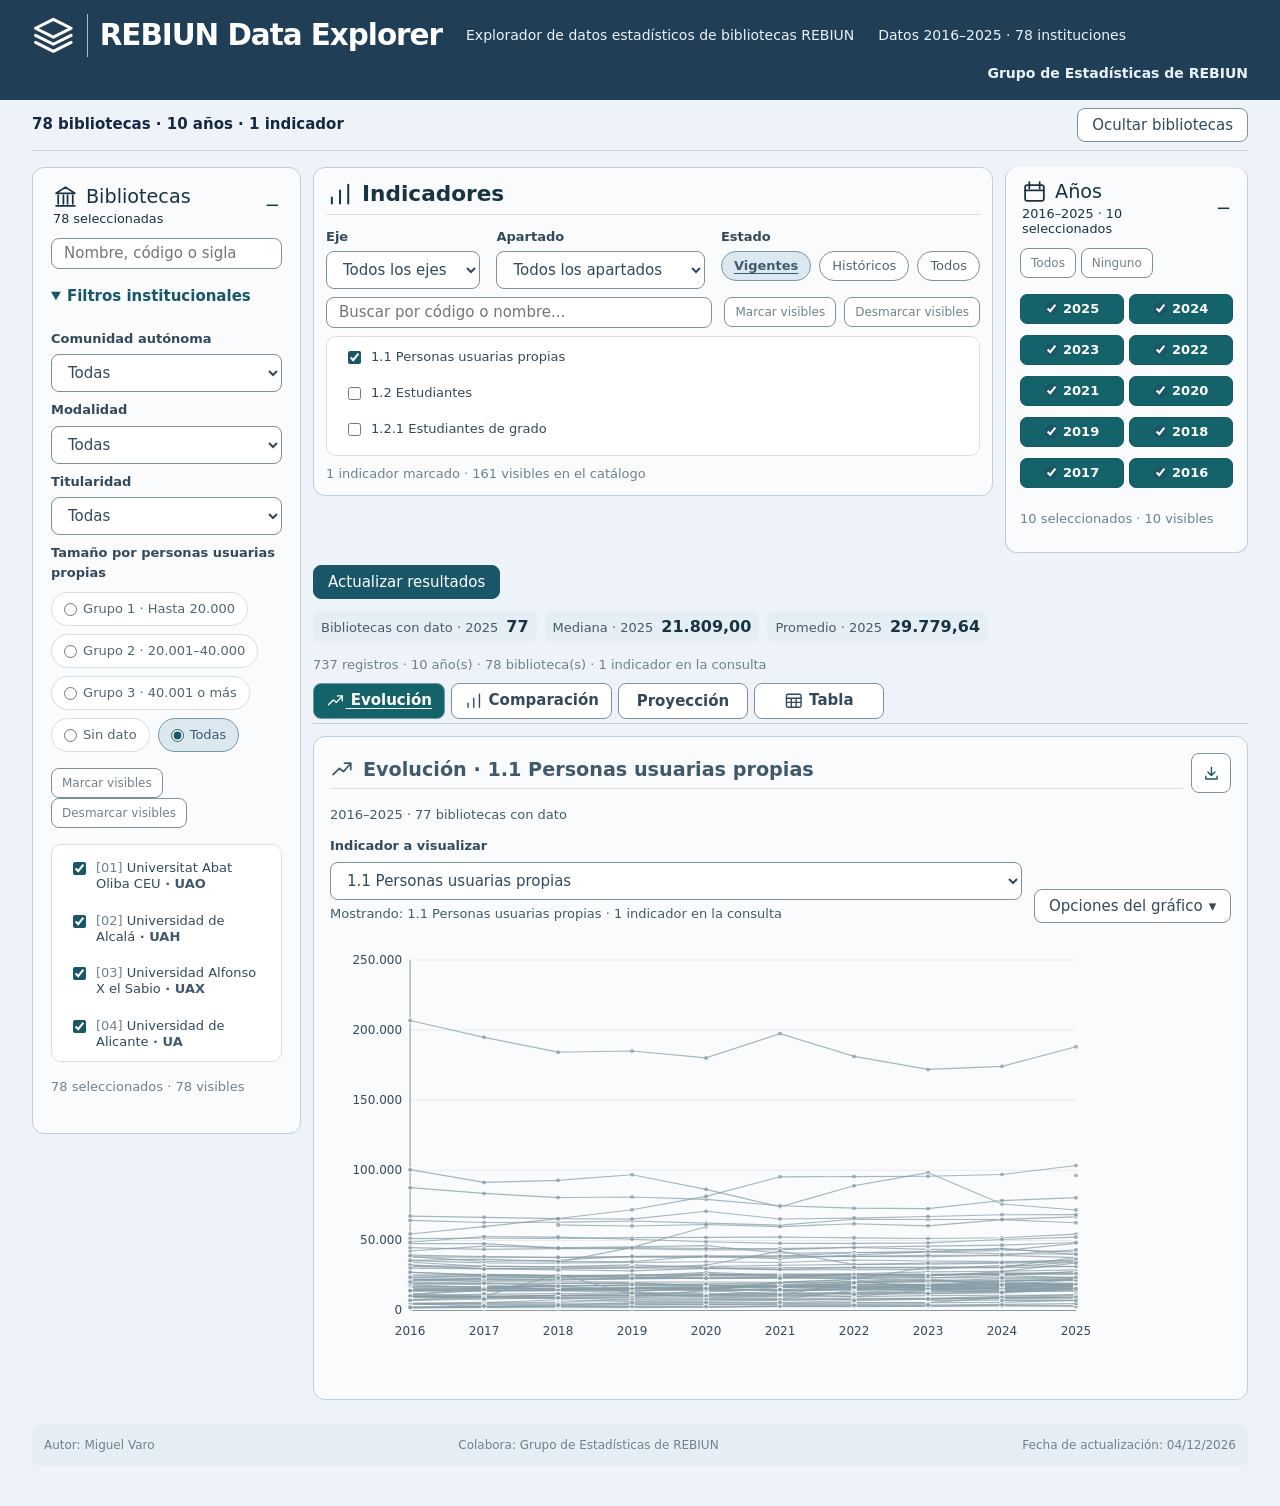
<file: index.html>
<!DOCTYPE html>
<html lang="es">

<head>
    <meta charset="UTF-8">
    <meta name="viewport" content="width=device-width, initial-scale=1.0">
    <title>REBIUN Data Explorer | Estadísticas REBIUN</title>
    <link rel="stylesheet" href="css/estilos.css?v=tabla-compacta">
</head>

<body class="prueba-rediseno">

<main>

    <header class="cabecera-aplicacion">
        <h1><svg class="icono-interfaz" viewBox="0 0 24 24" fill="none" stroke="currentColor" stroke-width="1.7" stroke-linecap="round" stroke-linejoin="round" aria-hidden="true"><path d="m2 8 10-5 10 5-10 5zM2 12l10 5 10-5M2 16l10 5 10-5"/></svg><span>REBIUN Data Explorer</span></h1>
        <p class="subtitulo-aplicacion">
            Explorador de datos estadísticos de bibliotecas REBIUN
        </p>
        <p class="metadatos-aplicacion">Datos 2016–2025 · 78 instituciones</p>
        <p class="grupo-estadisticas">Grupo de Estadísticas de REBIUN</p>
    </header>
<div class="barra-seleccion">
    <p id="seleccion-actual" role="status">Cargando selección…</p>
    <button type="button" id="alternar-seleccion" aria-label="Ocultar panel de bibliotecas" aria-expanded="true" aria-controls="panel-seleccion">Ocultar bibliotecas</button>
</div>
<div class="espacio-trabajo">
<aside id="panel-seleccion" aria-labelledby="titulo-seleccion">
<h2 id="titulo-seleccion" class="solo-lectura">Selección institucional</h2>
<section class="grupo-seleccion">
    <h3><button class="acordeon" type="button" aria-expanded="true" aria-controls="filtros-bibliotecas">
        <span class="titulo-con-icono"><svg class="icono-interfaz" viewBox="0 0 24 24" fill="none" stroke="currentColor" stroke-width="1.7" stroke-linecap="round" stroke-linejoin="round" aria-hidden="true"><path d="m3 9 9-6 9 6H3zm2 2v8m5-8v8m4-8v8m5-8v8M3 21h18"/></svg>Bibliotecas</span><span class="detalle-seleccion" id="detalle-bibliotecas"></span>
    </button></h3>
    <div class="filtros" id="filtros-bibliotecas">
        <input
                    type="search"
                    id="buscar-biblioteca" aria-label="Buscar bibliotecas"
                    class="buscador"
                    placeholder="Nombre, código o sigla">
        <details class="filtros-institucionales" open>
            <summary>Filtros institucionales</summary>
        <div class="segmentadores">

                <div class="campo">

                    <label for="comunidad">
                        Comunidad autónoma
                    </label>

                    <select id="comunidad">
                        <option value="">Todas</option>
                    </select>

                </div>


                <div class="campo">

                    <label for="modalidad">
                        Modalidad
                    </label>

                    <select id="modalidad">
                        <option value="">Todas</option>
                    </select>

                </div>


                <div class="campo">

                    <label for="titularidad">
                        Titularidad
                    </label>

                    <select id="titularidad">
                        <option value="">Todas</option>
                    </select>

                </div>

            </div>


            <div class="fila-segmentador-tamano">
<fieldset class="segmentador-tamano">

                <legend>
                    Tamaño por personas usuarias propias
                </legend>

                <div
                    class="opciones-tamano"
                    id="segmentador-tamano"
                    role="radiogroup"
                    aria-label="Tamaño por personas usuarias propias">

                    <label class="opcion-tamano">
                        <input type="radio" name="tamanoUsuarios" value="grupo1">
                        <span>Grupo 1 · Hasta 20.000</span>
                    </label>

                    <label class="opcion-tamano">
                        <input type="radio" name="tamanoUsuarios" value="grupo2">
                        <span>Grupo 2 · 20.001–40.000</span>
                    </label>

                    <label class="opcion-tamano">
                        <input type="radio" name="tamanoUsuarios" value="grupo3">
                        <span>Grupo 3 · 40.001 o más</span>
                    </label>

                    <label class="opcion-tamano">
                        <input type="radio" name="tamanoUsuarios" value="sin-dato">
                        <span>Sin dato</span>
                    </label>

                    <label class="opcion-tamano">
                        <input type="radio" name="tamanoUsuarios" value="todas" checked>
                        <span>Todas</span>
                    </label>

                </div>

            </fieldset>
            </div>
        </details>

            <div class="bloque-lista">

                <div class="cabecera-lista cabecera-acciones">

                    <div>

                        <button
                            type="button"
                            class="mini"
                            id="marcar-bibliotecas">
                            Marcar visibles
                        </button>

                        <button
                            type="button"
                            class="mini"
                            id="desmarcar-bibliotecas">
                            Desmarcar visibles
                        </button>

                    </div>

                </div>





                <div
                    id="lista-bibliotecas"
                    class="lista-checks lista-bibliotecas">
                </div>


                <div
                    id="contador-bibliotecas"
                    class="contador">
                </div>

            </div></div>
</section>



</aside>
<div class="area-analisis">
    <section class="catalogo-indicadores" aria-labelledby="titulo-indicadores">
        <h2 id="titulo-indicadores" class="titulo-con-icono"><svg class="icono-interfaz" viewBox="0 0 24 24" fill="none" stroke="currentColor" stroke-width="1.7" stroke-linecap="round" stroke-linejoin="round" aria-hidden="true"><path d="M5 20v-5m7 5V9m7 11V4"/></svg>Indicadores</h2>
        <div class="segmentadores filtros-catalogo">

            <div class="campo">

                <label for="eje">
                    Eje
                </label>

                <select id="eje">

                    <option value="">
                        Todos los ejes
                    </option>

                </select>

            </div>


            <div class="campo">

                <label for="apartado">
                    Apartado
                </label>

                <select id="apartado">

                    <option value="">
                        Todos los apartados
                    </option>

                </select>

            </div>

            <div
                class="campo campo-estado-indicadores"
                id="filtro-estado-indicadores">

                <span class="etiqueta-control">
                    Estado
                </span>

                <div
                    class="botones-estado-indicadores"
                    role="group"
                    aria-label="Estado de los indicadores">

                    <button
                        type="button"
                        class="boton-estado-indicadores activo"
                        data-estado-indicadores="vigentes"
                        aria-pressed="true">
                        Vigentes
                    </button>

                    <button
                        type="button"
                        class="boton-estado-indicadores"
                        data-estado-indicadores="historicos"
                        aria-pressed="false">
                        Históricos
                    </button>

                    <button
                        type="button"
                        class="boton-estado-indicadores"
                        data-estado-indicadores="todos"
                        aria-pressed="false">
                        Todos
                    </button>

                </div>

            </div>


        </div>


        <div class="bloque-lista">

            <div class="herramientas-catalogo">
                <input
                type="search"
                id="buscar-indicador" aria-label="Buscar indicadores"
                class="buscador"
                placeholder="Buscar por código o nombre...">
                <div class="acciones-catalogo">
                    <button
                        type="button"
                        class="mini"
                        id="marcar-indicadores">
                        Marcar visibles
                    </button>

                    <button
                        type="button"
                        class="mini"
                        id="desmarcar-indicadores">
                        Desmarcar visibles
                    </button>

                </div>
            </div>

            <div
                id="lista-indicadores"
                class="lista-checks lista-indicadores">
            </div>


            <div
                id="contador-indicadores"
                class="contador">
            </div>

        </div>
    </section>
<section class="grupo-seleccion periodo-consulta">
    <h3><button class="acordeon" type="button" aria-expanded="true" aria-controls="filtros-anios">
        <span class="titulo-con-icono"><svg class="icono-interfaz" viewBox="0 0 24 24" fill="none" stroke="currentColor" stroke-width="1.7" stroke-linecap="round" stroke-linejoin="round" aria-hidden="true"><rect x="3" y="6" width="18" height="15" rx="2"/><path d="M7 3v6m10-6v6M3 11h18"/></svg>Años</span><span class="detalle-seleccion" id="detalle-anios"></span>
    </button></h3>
    <div class="filtros" id="filtros-anios"><div class="bloque-lista bloque-anios">

                <div class="cabecera-lista cabecera-acciones">

                    <div>

                        <button
                            type="button"
                            class="mini"
                            id="todos-anios">
                            Todos
                        </button>

                        <button
                            type="button"
                            class="mini"
                            id="ningun-anio">
                            Ninguno
                        </button>

                    </div>

                </div>


                <div
                    id="lista-anios"
                    class="lista-checks lista-anios">
                </div>


                <div
                    id="contador-anios"
                    class="contador">
                </div>

            </div></div>
</section>
        <button id="aplicar-seleccion" type="button" disabled>Actualizar resultados</button>
    <section class="seccion-resultados" aria-label="Resultados">

            <div class="metricas-grafico" id="metricas-evolucion" aria-label="Resumen del gráfico" hidden></div>
            <div class="metricas-grafico" id="metricas-comparacion" aria-label="Resumen del gráfico" hidden></div>
        <div id="resumen"></div>

        <div
            id="selector-vistas"
            class="selector-vistas"
            role="tablist"
            aria-label="Visualización del resultado"
            hidden>

            <button
                type="button"
                class="pestana-vista activa"
                role="tab"
                id="pestana-evolucion"
                data-vista="evolucion"
                aria-controls="evolucion"
                aria-selected="true">
                <svg class="icono-interfaz" viewBox="0 0 24 24" fill="none" stroke="currentColor" stroke-width="1.7" stroke-linecap="round" stroke-linejoin="round" aria-hidden="true"><path d="m3 17 6-6 4 3 7-8m-6 0h6v6"/></svg> Evolución
            </button>

            <button
                type="button"
                class="pestana-vista"
                role="tab"
                id="pestana-comparacion" tabindex="-1"
                data-vista="comparacion"
                aria-controls="comparacion"
                aria-selected="false">
                <svg class="icono-interfaz" viewBox="0 0 24 24" fill="none" stroke="currentColor" stroke-width="1.7" stroke-linecap="round" stroke-linejoin="round" aria-hidden="true"><path d="M5 20v-5m7 5V9m7 11V4"/></svg> Comparación
            </button>

            <button type="button" class="pestana-vista" role="tab"
                    id="pestana-proyeccion" tabindex="-1" data-vista="proyeccion"
                    aria-controls="proyeccion" aria-selected="false">Proyección</button>

            <button
                type="button"
                class="pestana-vista"
                role="tab"
                id="pestana-tabla" tabindex="-1"
                data-vista="tabla"
                aria-controls="panel-tabla"
                aria-selected="false">
                <svg class="icono-interfaz" viewBox="0 0 24 24" fill="none" stroke="currentColor" stroke-width="1.7" stroke-linecap="round" stroke-linejoin="round" aria-hidden="true"><rect x="3" y="4" width="18" height="16" rx="2"/><path d="M3 9h18M3 14h18M9 9v11m6-11v11"/></svg> Tabla
            </button>

        </div>

        <div id="panel-tabla" role="tabpanel" aria-labelledby="pestana-tabla">
<div class="organizacion">

            <div class="campo">

                <label for="filas">
                    Filas
                </label>

                <select id="filas">

                    <option value="Biblioteca">
                        Biblioteca
                    </option>

                    <option value="Anio">
                        Año
                    </option>

                    <option value="Codigo_Tecnico">
                        Indicador
                    </option>

                </select>

            </div>


            <div class="campo">

                <label for="columnas">
                    Columnas
                </label>

                <select id="columnas">

                    <option value="Anio">
                        Año
                    </option>

                    <option value="Biblioteca">
                        Biblioteca
                    </option>

                    <option value="Codigo_Tecnico">
                        Indicador
                    </option>

                </select>

            </div>


            <button
                id="generar"
                type="button">
                Actualizar resultados
            </button>


            <button
                id="descargar"
                type="button">
                Descargar CSV
            </button>

        </div>
<div id="tabla" tabindex="0" role="region" aria-label="Resultado tabular"></div>
</div>

        <div
            id="evolucion"
            class="vista-grafico"
            role="tabpanel"
            aria-labelledby="pestana-evolucion"
            hidden>
            <div class="cabecera-grafico">
                <h2 class="titulo-con-icono"><svg class="icono-interfaz" viewBox="0 0 24 24" fill="none" stroke="currentColor" stroke-width="1.7" stroke-linecap="round" stroke-linejoin="round" aria-hidden="true"><path d="m3 17 6-6 4 3 7-8m-6 0h6v6"/></svg><span id="titulo-grafico-evolucion">Evolución del indicador</span></h2>
                <div class="descarga-grafico">
                    <button type="button" class="boton-descarga-grafico icono-descarga-grafico"
                            data-menu-descarga="evolucion" aria-controls="opciones-descarga-evolucion"
                            aria-expanded="false" aria-label="Descargar gráfico" title="Descargar gráfico">
                        <svg class="icono-interfaz" viewBox="0 0 24 24" fill="none" stroke="currentColor" stroke-width="2" stroke-linecap="round" stroke-linejoin="round" aria-hidden="true"><path d="M12 3v12m-5-5 5 5 5-5M4 16v4h16v-4"/></svg>
                    </button>
                    <div class="menu-descarga-grafico" id="opciones-descarga-evolucion" role="group"
                         aria-label="Formato de descarga" data-menu="evolucion" hidden>
                        <label class="opcion-valores-exportacion"><input type="checkbox" id="valores-exportacion-evolucion" checked> Incluir valores</label>
                        <button type="button" data-descarga="png" data-vista-descarga="evolucion">PNG</button>
                        <button type="button" data-descarga="pdf" data-vista-descarga="evolucion">Imprimir / Guardar PDF</button>
                    </div>
                </div>
            </div>
            <p class="contexto-indicador" id="cobertura-evolucion"></p>

            <div class="controles-grafico">
                <div class="campo">
                    <label for="indicador-evolucion">
                        Indicador a visualizar
                    </label>
                    <select id="indicador-evolucion" aria-describedby="contexto-indicador-evolucion"></select>
                    <p class="contexto-indicador" id="contexto-indicador-evolucion"></p>
                </div>

                <button type="button" class="boton-opciones-grafico"
                        aria-expanded="false" aria-controls="ajustes-evolucion">Opciones del gráfico</button>
            </div>

            <div class="ajustes-grafico" id="ajustes-evolucion" hidden>
                <div class="campo campo-destacar-biblioteca">
                    <label for="destacar-biblioteca-evolucion">
                        Destacar biblioteca (opcional)
                    </label>
                    <select id="destacar-biblioteca-evolucion">
                        <option value="">Ninguna</option>
                    </select>
                </div>

                <div class="campo">
                    <label for="formato-evolucion">Vista</label>
                    <select id="formato-evolucion">
                        <option value="lineas">Líneas</option>
                        <option value="barras">Barras · Biblioteca frente al grupo</option>
                    </select>
                </div>

                <fieldset class="selector-modo-comparacion">
                    <legend>Modo de evolución</legend>
                    <div class="chips-anios" role="group" aria-label="Modo de evolución">
                        <button type="button" class="chip-anio activo" data-modo-evolucion="absoluto" aria-pressed="true">Valores absolutos</button>
                        <button type="button" class="chip-anio" data-modo-evolucion="por-usuario" aria-pressed="false">Por persona usuaria propia</button>
                        <span class="ayuda-normalizacion" tabindex="0" aria-label="Divide el valor entre las personas usuarias propias de la misma biblioteca y del mismo año." title="Divide el valor entre las personas usuarias propias de la misma biblioteca y del mismo año.">ⓘ</span>
                    </div>
                </fieldset>

                <label class="control-promedio">
                    <input type="checkbox" id="mostrar-promedio-evolucion">
                    Mostrar promedio
                </label>
            </div>

            <div
                id="grafico-evolucion"
                class="contenedor-grafico">
            </div>

        </div>

        <div
            id="comparacion"
            class="vista-grafico"
            role="tabpanel"
            aria-labelledby="pestana-comparacion"
            hidden>
            <div class="cabecera-grafico">
                <h2 class="titulo-con-icono"><svg class="icono-interfaz" viewBox="0 0 24 24" fill="none" stroke="currentColor" stroke-width="1.7" stroke-linecap="round" stroke-linejoin="round" aria-hidden="true"><path d="M5 20v-5m7 5V9m7 11V4"/></svg><span id="titulo-grafico-comparacion">Comparación del indicador</span></h2>
                <div class="descarga-grafico">
                    <button type="button" class="boton-descarga-grafico icono-descarga-grafico"
                            data-menu-descarga="comparacion" aria-controls="opciones-descarga-comparacion"
                            aria-expanded="false" aria-label="Descargar gráfico" title="Descargar gráfico">
                        <svg class="icono-interfaz" viewBox="0 0 24 24" fill="none" stroke="currentColor" stroke-width="2" stroke-linecap="round" stroke-linejoin="round" aria-hidden="true"><path d="M12 3v12m-5-5 5 5 5-5M4 16v4h16v-4"/></svg>
                    </button>
                    <div class="menu-descarga-grafico" id="opciones-descarga-comparacion" role="group"
                         aria-label="Formato de descarga" data-menu="comparacion" hidden>
                        <label class="opcion-valores-exportacion"><input type="checkbox" id="valores-exportacion-comparacion" checked> Incluir valores</label>
                        <button type="button" data-descarga="png" data-vista-descarga="comparacion">PNG</button>
                        <button type="button" data-descarga="pdf" data-vista-descarga="comparacion">Imprimir / Guardar PDF</button>
                    </div>
                </div>
            </div>

            <div class="controles-grafico">
                <div class="campo">
                    <label for="indicador-comparacion">
                        Indicador
                    </label>
                    <select id="indicador-comparacion" aria-describedby="contexto-indicador-comparacion"></select>
                    <p class="contexto-indicador" id="contexto-indicador-comparacion"></p>
                </div>

                <fieldset class="selector-anios-comparacion">
                    <legend>Año</legend>
                    <div
                        id="anios-comparacion"
                        class="chips-anios"
                        role="group"
                        aria-label="Año de comparación">
                    </div>
                </fieldset>

                <button type="button" class="boton-opciones-grafico"
                        aria-expanded="false" aria-controls="ajustes-comparacion">Opciones del gráfico</button>
            </div>

            <div class="ajustes-grafico" id="ajustes-comparacion" hidden>
                <div class="campo">
                    <label for="destacar-comparacion">Destacar biblioteca</label>
                    <select id="destacar-comparacion"></select>
                </div>
                <fieldset class="selector-modo-comparacion">
                    <legend>Modo de comparación</legend>
                    <div class="chips-anios" role="group" aria-label="Modo de comparación">
                        <button type="button" class="chip-anio activo" data-modo-comparacion="absoluto" aria-pressed="true">Valores absolutos</button>
                        <button type="button" class="chip-anio" data-modo-comparacion="por-usuario" aria-pressed="false">Por persona usuaria propia</button>
                        <span class="ayuda-normalizacion" tabindex="0" aria-label="Normaliza el indicador dividiéndolo entre las personas usuarias propias de cada biblioteca en el año seleccionado. Utilice esta opción solo cuando esta relación sea adecuada para el indicador consultado." title="Normaliza el indicador dividiéndolo entre las personas usuarias propias de cada biblioteca en el año seleccionado. Utilice esta opción solo cuando esta relación sea adecuada para el indicador consultado.">ⓘ</span>
                    </div>
                </fieldset>

                <div class="controles-disposicion-comparacion">
                    <div class="campo">
                        <label for="orden-comparacion">Ordenar</label>
                        <select id="orden-comparacion">
                            <option value="desc">Mayor a menor</option>
                            <option value="asc">Menor a mayor</option>
                            <option value="alfabetico">Alfabético</option>
                        </select>
                    </div>
                    <div class="campo">
                        <label for="orientacion-comparacion">Orientación</label>
                        <select id="orientacion-comparacion">
                            <option value="horizontal" selected>Horizontal</option>
                            <option value="vertical">Vertical</option>
                        </select>
                    </div>
                </div>
                <label class="control-promedio">
                    <input type="checkbox" id="mostrar-promedio-comparacion" checked>
                    Mostrar promedio de referencia
                </label>
            </div>

            <div
                id="grafico-comparacion"
                class="contenedor-grafico">
            </div>

        </div>



        <div id="proyeccion" class="vista-grafico" role="tabpanel" aria-labelledby="pestana-proyeccion" hidden>
            <div class="cabecera-grafico">
                <h2>Proyección</h2>
                <div class="descarga-grafico">
                    <button type="button" class="boton-descarga-grafico icono-descarga-grafico"
                            data-menu-descarga="proyeccion" aria-controls="opciones-descarga-proyeccion"
                            aria-expanded="false" aria-label="Descargar gráfico" title="Descargar gráfico">
                        <svg class="icono-interfaz" viewBox="0 0 24 24" fill="none" stroke="currentColor" stroke-width="2" stroke-linecap="round" stroke-linejoin="round" aria-hidden="true"><path d="M12 3v12m-5-5 5 5 5-5M4 16v4h16v-4"/></svg>
                    </button>
                    <div class="menu-descarga-grafico" id="opciones-descarga-proyeccion" role="group"
                         aria-label="Formato de descarga" data-menu="proyeccion" hidden>
                        <label class="opcion-valores-exportacion"><input type="checkbox" id="valores-exportacion-proyeccion" checked> Incluir valores</label>
                        <button type="button" data-descarga="png" data-vista-descarga="proyeccion">PNG</button>
                        <button type="button" data-descarga="pdf" data-vista-descarga="proyeccion">Imprimir / Guardar PDF</button>
                    </div>
                </div>
            </div>
            <div class="controles-grafico">
                <div class="campo"><label for="indicador-proyeccion">Indicador</label><select id="indicador-proyeccion"></select></div>
                <div class="campo"><label for="biblioteca-proyeccion">Biblioteca</label><select id="biblioteca-proyeccion"></select></div>
                <div class="campo"><label for="periodo-proyeccion">Periodo de referencia</label>
                    <select id="periodo-proyeccion">
                        <option value="serie">Serie de la consulta</option>
                        <option value="reciente">Últimos cuatro años</option>
                    </select>
                </div>
                <div class="campo"><label for="horizonte-proyeccion">Horizonte</label>
                    <select id="horizonte-proyeccion">
                        <option value="1">1 año</option>
                        <option value="3" selected>3 años</option>
                        <option value="5">5 años</option>
                    </select>
                </div>
                <div class="campo"><label for="nivel-proyeccion">Intervalo de predicción</label>
                    <select id="nivel-proyeccion">
                        <option value="95">95 %</option>
                        <option value="80">80 %</option>
                    </select>
                </div>
                <div class="campo"><label for="metodo-proyeccion">Método</label>
                    <select id="metodo-proyeccion">
                        <option value="lineal">Tendencia lineal</option>
                        <option value="ultimo">Último valor observado</option>
                    </select>
                </div>
            </div>
            <p id="resultado-proyeccion" class="resultado-proyeccion" role="status"></p>
            <div id="grafico-proyeccion" class="contenedor-grafico" role="region" aria-label="Gráfico de proyección" tabindex="0"></div>
            <p id="banda-proyeccion" hidden><span aria-hidden="true"></span>
                Banda sombreada: intervalo de predicción estimado. Línea discontinua: proyección del método seleccionado.
            </p>
            <p id="validacion-proyeccion" role="status"></p>
            <details id="intervalos-proyeccion" hidden>
                <summary>Ver intervalos por año</summary>
                <ul id="rangos-proyeccion" aria-label="Rango por año"></ul>
            </details>
            <details id="calculo-proyeccion" hidden>
                <summary>¿Cómo se calcula la proyección?</summary>
                <p id="explicacion-proyeccion"></p>
                <p id="detalle-validacion-proyeccion"></p>
            </details>
        </div>

    </section>

</div>
</div>
        <footer class="pie-resultados">
            <div>Autor: Miguel Varo</div>
            <div>Colabora: Grupo de Estadísticas de REBIUN</div>
            <div>Fecha de actualización: <time id="fecha-actualizacion"></time></div>
        </footer>
</main>

<section
    id="vista-impresion-grafico"
    class="vista-impresion-grafico"
    aria-hidden="true">
</section>

<script src="js/app.js?v=validacion-proyeccion"></script>

</body>

</html>
</file>
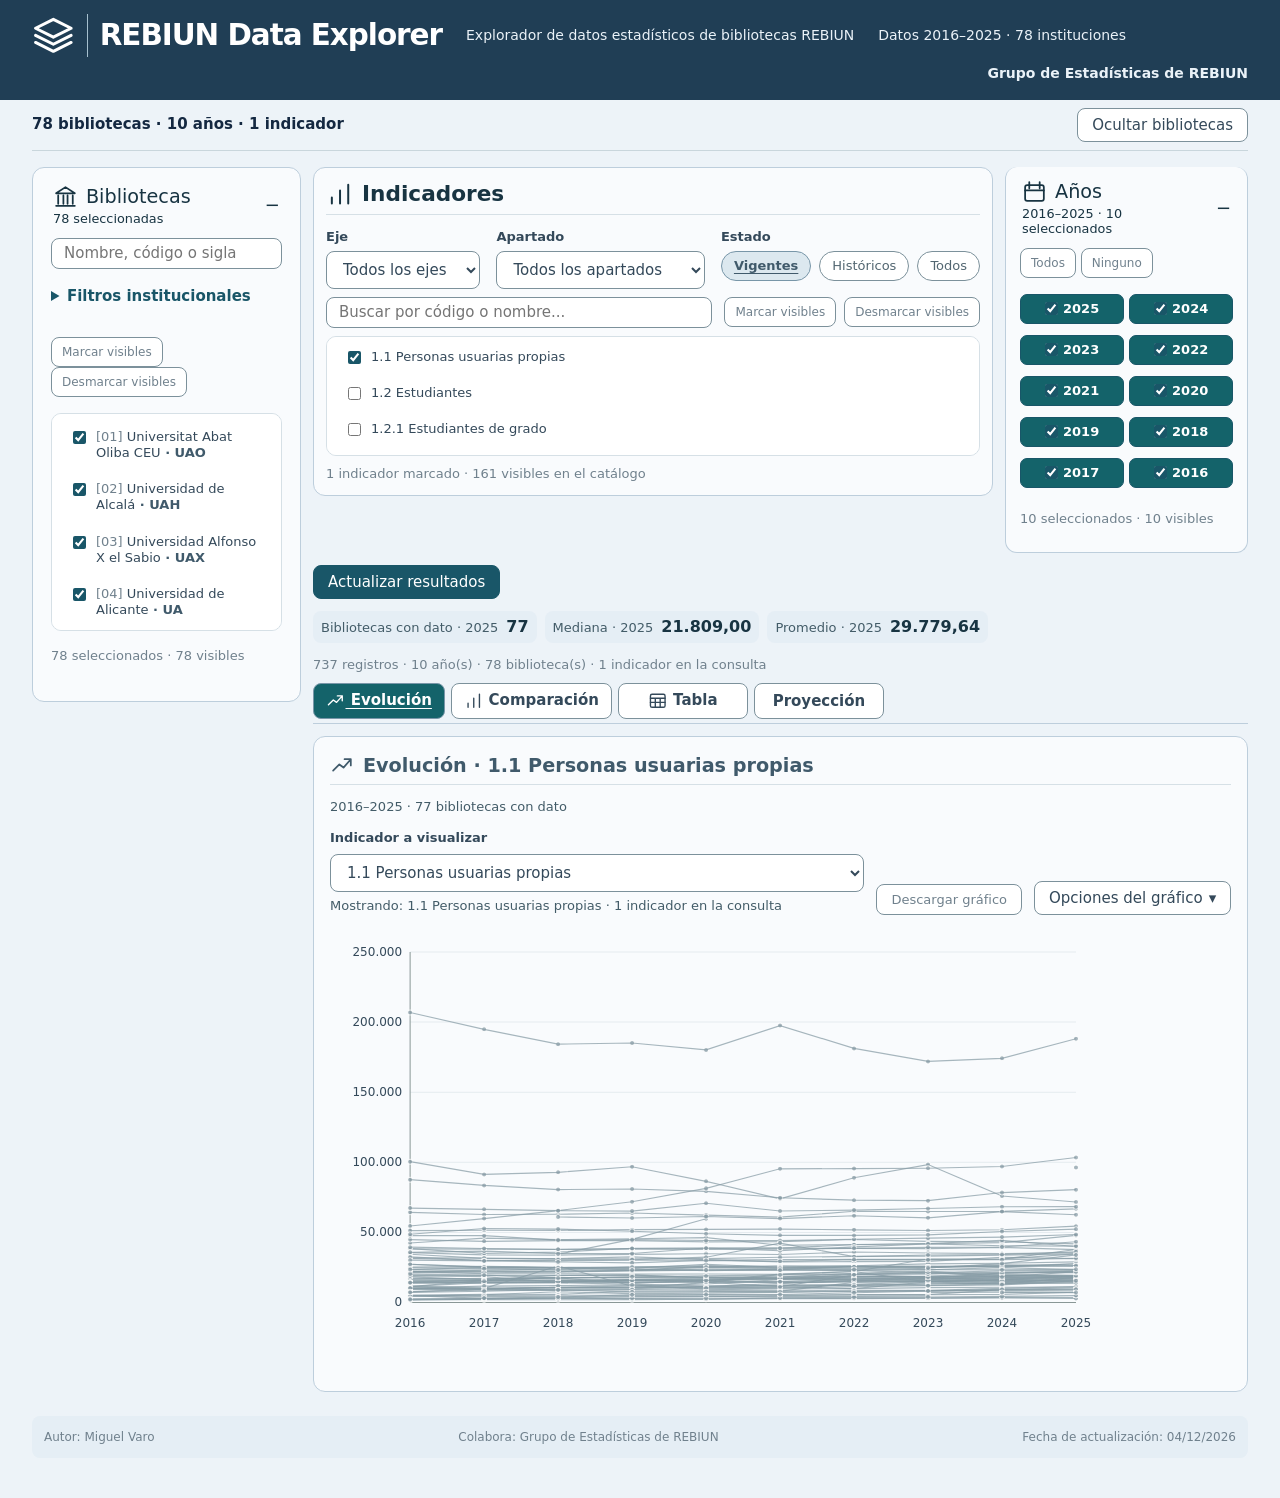
<file: pruebas/redisenio-dashboard/index.html>
<!DOCTYPE html>
<html lang="es">

<head>
    <meta charset="UTF-8">
    <meta name="viewport" content="width=device-width, initial-scale=1.0">
    <title>REBIUN Data Explorer | Estadísticas REBIUN</title>
    <link rel="stylesheet" href="estilos.css?v=opciones-grafico">
</head>

<body class="prueba-rediseno">

<main>

    <header class="cabecera-aplicacion">
        <h1><svg class="icono-interfaz" viewBox="0 0 24 24" fill="none" stroke="currentColor" stroke-width="1.7" stroke-linecap="round" stroke-linejoin="round" aria-hidden="true"><path d="m2 8 10-5 10 5-10 5zM2 12l10 5 10-5M2 16l10 5 10-5"/></svg><span>REBIUN Data Explorer</span></h1>
        <p class="subtitulo-aplicacion">
            Explorador de datos estadísticos de bibliotecas REBIUN
        </p>
        <p class="metadatos-aplicacion">Datos 2016–2025 · 78 instituciones</p>
        <p class="grupo-estadisticas">Grupo de Estadísticas de REBIUN</p>
    </header>
<div class="barra-seleccion">
    <p id="seleccion-actual" role="status">Cargando selección…</p>
    <button type="button" id="alternar-seleccion" aria-label="Ocultar panel de bibliotecas" aria-expanded="true" aria-controls="panel-seleccion">Ocultar bibliotecas</button>
</div>
<div class="espacio-trabajo">
<aside id="panel-seleccion" aria-labelledby="titulo-seleccion">
<h2 id="titulo-seleccion" class="solo-lectura">Selección institucional</h2>
<section class="grupo-seleccion">
    <h3><button class="acordeon" type="button" aria-expanded="true" aria-controls="filtros-bibliotecas">
        <span class="titulo-con-icono"><svg class="icono-interfaz" viewBox="0 0 24 24" fill="none" stroke="currentColor" stroke-width="1.7" stroke-linecap="round" stroke-linejoin="round" aria-hidden="true"><path d="m3 9 9-6 9 6H3zm2 2v8m5-8v8m4-8v8m5-8v8M3 21h18"/></svg>Bibliotecas</span><span class="detalle-seleccion" id="detalle-bibliotecas"></span>
    </button></h3>
    <div class="filtros" id="filtros-bibliotecas">
        <input
                    type="search"
                    id="buscar-biblioteca" aria-label="Buscar bibliotecas"
                    class="buscador"
                    placeholder="Nombre, código o sigla">
        <details class="filtros-institucionales">
            <summary>Filtros institucionales</summary>
        <div class="segmentadores">

                <div class="campo">

                    <label for="comunidad">
                        Comunidad autónoma
                    </label>

                    <select id="comunidad">
                        <option value="">Todas</option>
                    </select>

                </div>


                <div class="campo">

                    <label for="modalidad">
                        Modalidad
                    </label>

                    <select id="modalidad">
                        <option value="">Todas</option>
                    </select>

                </div>


                <div class="campo">

                    <label for="titularidad">
                        Titularidad
                    </label>

                    <select id="titularidad">
                        <option value="">Todas</option>
                    </select>

                </div>

            </div>


            <div class="fila-segmentador-tamano">
<fieldset class="segmentador-tamano">

                <legend>
                    Tamaño por personas usuarias propias
                </legend>

                <div
                    class="opciones-tamano"
                    id="segmentador-tamano"
                    role="radiogroup"
                    aria-label="Tamaño por personas usuarias propias">

                    <label class="opcion-tamano">
                        <input type="radio" name="tamanoUsuarios" value="grupo1">
                        <span>Grupo 1 · Hasta 20.000</span>
                    </label>

                    <label class="opcion-tamano">
                        <input type="radio" name="tamanoUsuarios" value="grupo2">
                        <span>Grupo 2 · 20.001–40.000</span>
                    </label>

                    <label class="opcion-tamano">
                        <input type="radio" name="tamanoUsuarios" value="grupo3">
                        <span>Grupo 3 · 40.001 o más</span>
                    </label>

                    <label class="opcion-tamano">
                        <input type="radio" name="tamanoUsuarios" value="sin-dato">
                        <span>Sin dato</span>
                    </label>

                    <label class="opcion-tamano">
                        <input type="radio" name="tamanoUsuarios" value="todas" checked>
                        <span>Todas</span>
                    </label>

                </div>

            </fieldset>
            </div>
        </details>

            <div class="bloque-lista">

                <div class="cabecera-lista cabecera-acciones">

                    <div>

                        <button
                            type="button"
                            class="mini"
                            id="marcar-bibliotecas">
                            Marcar visibles
                        </button>

                        <button
                            type="button"
                            class="mini"
                            id="desmarcar-bibliotecas">
                            Desmarcar visibles
                        </button>

                    </div>

                </div>





                <div
                    id="lista-bibliotecas"
                    class="lista-checks lista-bibliotecas">
                </div>


                <div
                    id="contador-bibliotecas"
                    class="contador">
                </div>

            </div></div>
</section>



</aside>
<div class="area-analisis">
    <section class="catalogo-indicadores" aria-labelledby="titulo-indicadores">
        <h2 id="titulo-indicadores" class="titulo-con-icono"><svg class="icono-interfaz" viewBox="0 0 24 24" fill="none" stroke="currentColor" stroke-width="1.7" stroke-linecap="round" stroke-linejoin="round" aria-hidden="true"><path d="M5 20v-5m7 5V9m7 11V4"/></svg>Indicadores</h2>
        <div class="segmentadores filtros-catalogo">

            <div class="campo">

                <label for="eje">
                    Eje
                </label>

                <select id="eje">

                    <option value="">
                        Todos los ejes
                    </option>

                </select>

            </div>


            <div class="campo">

                <label for="apartado">
                    Apartado
                </label>

                <select id="apartado">

                    <option value="">
                        Todos los apartados
                    </option>

                </select>

            </div>

            <div
                class="campo campo-estado-indicadores"
                id="filtro-estado-indicadores">

                <span class="etiqueta-control">
                    Estado
                </span>

                <div
                    class="botones-estado-indicadores"
                    role="group"
                    aria-label="Estado de los indicadores">

                    <button
                        type="button"
                        class="boton-estado-indicadores activo"
                        data-estado-indicadores="vigentes"
                        aria-pressed="true">
                        Vigentes
                    </button>

                    <button
                        type="button"
                        class="boton-estado-indicadores"
                        data-estado-indicadores="historicos"
                        aria-pressed="false">
                        Históricos
                    </button>

                    <button
                        type="button"
                        class="boton-estado-indicadores"
                        data-estado-indicadores="todos"
                        aria-pressed="false">
                        Todos
                    </button>

                </div>

            </div>


        </div>


        <div class="bloque-lista">

            <div class="herramientas-catalogo">
                <input
                type="search"
                id="buscar-indicador" aria-label="Buscar indicadores"
                class="buscador"
                placeholder="Buscar por código o nombre...">
                <div class="acciones-catalogo">
                    <button
                        type="button"
                        class="mini"
                        id="marcar-indicadores">
                        Marcar visibles
                    </button>

                    <button
                        type="button"
                        class="mini"
                        id="desmarcar-indicadores">
                        Desmarcar visibles
                    </button>

                </div>
            </div>

            <div
                id="lista-indicadores"
                class="lista-checks lista-indicadores">
            </div>


            <div
                id="contador-indicadores"
                class="contador">
            </div>

        </div>
    </section>
<section class="grupo-seleccion periodo-consulta">
    <h3><button class="acordeon" type="button" aria-expanded="true" aria-controls="filtros-anios">
        <span class="titulo-con-icono"><svg class="icono-interfaz" viewBox="0 0 24 24" fill="none" stroke="currentColor" stroke-width="1.7" stroke-linecap="round" stroke-linejoin="round" aria-hidden="true"><rect x="3" y="6" width="18" height="15" rx="2"/><path d="M7 3v6m10-6v6M3 11h18"/></svg>Años</span><span class="detalle-seleccion" id="detalle-anios"></span>
    </button></h3>
    <div class="filtros" id="filtros-anios"><div class="bloque-lista bloque-anios">

                <div class="cabecera-lista cabecera-acciones">

                    <div>

                        <button
                            type="button"
                            class="mini"
                            id="todos-anios">
                            Todos
                        </button>

                        <button
                            type="button"
                            class="mini"
                            id="ningun-anio">
                            Ninguno
                        </button>

                    </div>

                </div>


                <div
                    id="lista-anios"
                    class="lista-checks lista-anios">
                </div>


                <div
                    id="contador-anios"
                    class="contador">
                </div>

            </div></div>
</section>
        <button id="aplicar-seleccion" type="button" disabled>Actualizar resultados</button>
    <section class="seccion-resultados" aria-label="Resultados">

            <div class="metricas-grafico" id="metricas-evolucion" aria-label="Resumen del gráfico" hidden></div>
            <div class="metricas-grafico" id="metricas-comparacion" aria-label="Resumen del gráfico" hidden></div>
        <div id="resumen"></div>

        <div
            id="selector-vistas"
            class="selector-vistas"
            role="tablist"
            aria-label="Visualización del resultado"
            hidden>

            <button
                type="button"
                class="pestana-vista activa"
                role="tab"
                id="pestana-evolucion"
                data-vista="evolucion"
                aria-controls="evolucion"
                aria-selected="true">
                <svg class="icono-interfaz" viewBox="0 0 24 24" fill="none" stroke="currentColor" stroke-width="1.7" stroke-linecap="round" stroke-linejoin="round" aria-hidden="true"><path d="m3 17 6-6 4 3 7-8m-6 0h6v6"/></svg> Evolución
            </button>

            <button
                type="button"
                class="pestana-vista"
                role="tab"
                id="pestana-comparacion" tabindex="-1"
                data-vista="comparacion"
                aria-controls="comparacion"
                aria-selected="false">
                <svg class="icono-interfaz" viewBox="0 0 24 24" fill="none" stroke="currentColor" stroke-width="1.7" stroke-linecap="round" stroke-linejoin="round" aria-hidden="true"><path d="M5 20v-5m7 5V9m7 11V4"/></svg> Comparación
            </button>

            <button
                type="button"
                class="pestana-vista"
                role="tab"
                id="pestana-tabla" tabindex="-1"
                data-vista="tabla"
                aria-controls="panel-tabla"
                aria-selected="false">
                <svg class="icono-interfaz" viewBox="0 0 24 24" fill="none" stroke="currentColor" stroke-width="1.7" stroke-linecap="round" stroke-linejoin="round" aria-hidden="true"><rect x="3" y="4" width="18" height="16" rx="2"/><path d="M3 9h18M3 14h18M9 9v11m6-11v11"/></svg> Tabla
            </button>

            <button type="button" class="pestana-vista" role="tab"
                    id="pestana-proyeccion" tabindex="-1" data-vista="proyeccion"
                    aria-controls="proyeccion" aria-selected="false">Proyección</button>

        </div>

        <div id="panel-tabla" role="tabpanel" aria-labelledby="pestana-tabla">
<div class="organizacion">

            <div class="campo">

                <label for="filas">
                    Filas
                </label>

                <select id="filas">

                    <option value="Biblioteca">
                        Biblioteca
                    </option>

                    <option value="Anio">
                        Año
                    </option>

                    <option value="IndicadorEtiqueta">
                        Indicador
                    </option>

                </select>

            </div>


            <div class="campo">

                <label for="columnas">
                    Columnas
                </label>

                <select id="columnas">

                    <option value="Anio">
                        Año
                    </option>

                    <option value="Biblioteca">
                        Biblioteca
                    </option>

                    <option value="IndicadorEtiqueta">
                        Indicador
                    </option>

                </select>

            </div>


            <button
                id="generar"
                type="button">
                Actualizar resultados
            </button>


            <button
                id="descargar"
                type="button">
                Descargar CSV
            </button>

        </div>
<div id="tabla" tabindex="0" role="region" aria-label="Resultado tabular"></div>
</div>

        <div
            id="evolucion"
            class="vista-grafico"
            role="tabpanel"
            aria-labelledby="pestana-evolucion"
            hidden>
            <h2 class="titulo-con-icono"><svg class="icono-interfaz" viewBox="0 0 24 24" fill="none" stroke="currentColor" stroke-width="1.7" stroke-linecap="round" stroke-linejoin="round" aria-hidden="true"><path d="m3 17 6-6 4 3 7-8m-6 0h6v6"/></svg><span id="titulo-grafico-evolucion">Evolución del indicador</span></h2>
            <p class="contexto-indicador" id="cobertura-evolucion"></p>

            <div class="controles-grafico">
                <div class="campo">
                    <label for="indicador-evolucion">
                        Indicador a visualizar
                    </label>
                    <select id="indicador-evolucion" aria-describedby="contexto-indicador-evolucion"></select>
                    <p class="contexto-indicador" id="contexto-indicador-evolucion"></p>
                </div>

                <div class="descarga-grafico">
                    <button
                        type="button"
                        class="boton-descarga-grafico"
                        data-menu-descarga="evolucion"
                        aria-controls="opciones-descarga-evolucion"
                        aria-expanded="false">
                        Descargar gráfico
                    </button>
                    <div
                        class="menu-descarga-grafico"
                        id="opciones-descarga-evolucion"
                        role="group"
                        data-menu="evolucion"
                        hidden>
                        <button type="button" data-descarga="png" data-vista-descarga="evolucion">PNG</button>
                        <button type="button" data-descarga="pdf" data-vista-descarga="evolucion">PDF</button>
                    </div>
                </div>
                <button type="button" class="boton-opciones-grafico"
                        aria-expanded="false" aria-controls="ajustes-evolucion">Opciones del gráfico</button>
            </div>

            <div class="ajustes-grafico" id="ajustes-evolucion" hidden>
                <div class="campo campo-destacar-biblioteca">
                    <label for="destacar-biblioteca-evolucion">
                        Destacar biblioteca (opcional)
                    </label>
                    <select id="destacar-biblioteca-evolucion">
                        <option value="">Ninguna</option>
                    </select>
                </div>

                <div class="campo">
                    <label for="formato-evolucion">Vista</label>
                    <select id="formato-evolucion">
                        <option value="lineas">Líneas</option>
                        <option value="barras">Barras · Biblioteca frente al grupo</option>
                    </select>
                </div>

                <label class="control-promedio">
                    <input type="checkbox" id="mostrar-promedio-evolucion">
                    Mostrar promedio
                </label>
            </div>

            <div
                id="grafico-evolucion"
                class="contenedor-grafico">
            </div>

        </div>

        <div
            id="comparacion"
            class="vista-grafico"
            role="tabpanel"
            aria-labelledby="pestana-comparacion"
            hidden>
            <h2 class="titulo-con-icono"><svg class="icono-interfaz" viewBox="0 0 24 24" fill="none" stroke="currentColor" stroke-width="1.7" stroke-linecap="round" stroke-linejoin="round" aria-hidden="true"><path d="M5 20v-5m7 5V9m7 11V4"/></svg><span id="titulo-grafico-comparacion">Comparación del indicador</span></h2>

            <div class="controles-grafico">
                <div class="campo">
                    <label for="indicador-comparacion">
                        Indicador
                    </label>
                    <select id="indicador-comparacion" aria-describedby="contexto-indicador-comparacion"></select>
                    <p class="contexto-indicador" id="contexto-indicador-comparacion"></p>
                </div>

                <fieldset class="selector-anios-comparacion">
                    <legend>Año</legend>
                    <div
                        id="anios-comparacion"
                        class="chips-anios"
                        role="group"
                        aria-label="Año de comparación">
                    </div>
                </fieldset>

                <div class="descarga-grafico">
                    <button
                        type="button"
                        class="boton-descarga-grafico"
                        data-menu-descarga="comparacion"
                        aria-controls="opciones-descarga-comparacion"
                        aria-expanded="false">
                        Descargar gráfico
                    </button>
                    <div
                        class="menu-descarga-grafico"
                        id="opciones-descarga-comparacion"
                        role="group"
                        data-menu="comparacion"
                        hidden>
                        <button type="button" data-descarga="png" data-vista-descarga="comparacion">PNG</button>
                        <button type="button" data-descarga="pdf" data-vista-descarga="comparacion">PDF</button>
                    </div>
                </div>
                <button type="button" class="boton-opciones-grafico"
                        aria-expanded="false" aria-controls="ajustes-comparacion">Opciones del gráfico</button>
            </div>

            <div class="ajustes-grafico" id="ajustes-comparacion" hidden>
                <div class="campo">
                    <label for="destacar-comparacion">Destacar biblioteca</label>
                    <select id="destacar-comparacion"></select>
                </div>
                <fieldset class="selector-modo-comparacion">
                    <legend>Modo de comparación</legend>
                    <div class="chips-anios" role="group" aria-label="Modo de comparación">
                        <button type="button" class="chip-anio activo" data-modo-comparacion="absoluto" aria-pressed="true">Valores absolutos</button>
                        <button type="button" class="chip-anio" data-modo-comparacion="por-usuario" aria-pressed="false">Por persona usuaria propia</button>
                        <span class="ayuda-normalizacion" tabindex="0" aria-label="Normaliza el indicador dividiéndolo entre las personas usuarias propias de cada biblioteca en el año seleccionado. Utilice esta opción solo cuando esta relación sea adecuada para el indicador consultado." title="Normaliza el indicador dividiéndolo entre las personas usuarias propias de cada biblioteca en el año seleccionado. Utilice esta opción solo cuando esta relación sea adecuada para el indicador consultado.">ⓘ</span>
                    </div>
                </fieldset>

                <div class="controles-disposicion-comparacion">
                    <div class="campo">
                        <label for="orden-comparacion">Ordenar</label>
                        <select id="orden-comparacion">
                            <option value="desc">Mayor a menor</option>
                            <option value="asc">Menor a mayor</option>
                            <option value="alfabetico">Alfabético</option>
                        </select>
                    </div>
                    <div class="campo">
                        <label for="orientacion-comparacion">Orientación</label>
                        <select id="orientacion-comparacion">
                            <option value="horizontal" selected>Horizontal</option>
                            <option value="vertical">Vertical</option>
                        </select>
                    </div>
                </div>
                <label class="control-promedio">
                    <input type="checkbox" id="mostrar-promedio-comparacion" checked>
                    Mostrar promedio de referencia
                </label>
            </div>

            <div
                id="grafico-comparacion"
                class="contenedor-grafico">
            </div>

        </div>



        <div id="proyeccion" class="vista-grafico" role="tabpanel" aria-labelledby="pestana-proyeccion" hidden>
            <h2>Proyección</h2>
            <div class="controles-grafico">
                <div class="campo"><label for="indicador-proyeccion">Indicador</label><select id="indicador-proyeccion"></select></div>
                <div class="campo"><label for="biblioteca-proyeccion">Biblioteca</label><select id="biblioteca-proyeccion"></select></div>
                <div class="campo"><label for="periodo-proyeccion">Periodo de referencia</label>
                    <select id="periodo-proyeccion">
                        <option value="serie">Serie de la consulta</option>
                        <option value="reciente">Últimos cuatro años</option>
                    </select>
                </div>
                <div class="campo"><label for="horizonte-proyeccion">Horizonte</label>
                    <select id="horizonte-proyeccion">
                        <option value="1">1 año</option>
                        <option value="3" selected>3 años</option>
                    </select>
                </div>
                <div class="campo"><label for="nivel-proyeccion">Intervalo de predicción</label>
                    <select id="nivel-proyeccion">
                        <option value="95">95 %</option>
                        <option value="80">80 %</option>
                    </select>
                </div>
                <div class="campo"><label for="metodo-proyeccion">Método</label>
                    <select id="metodo-proyeccion">
                        <option value="lineal">Tendencia lineal</option>
                        <option value="ultimo">Último valor observado</option>
                    </select>
                </div>
            </div>
            <p id="resultado-proyeccion" class="resultado-proyeccion" role="status"></p>
            <div id="grafico-proyeccion" class="contenedor-grafico" role="region" aria-label="Gráfico de proyección" tabindex="0"></div>
            <p id="banda-proyeccion" hidden><span aria-hidden="true"></span>
                Banda sombreada: intervalo de predicción estimado. Línea discontinua: proyección del método seleccionado.
            </p>
            <ul id="rangos-proyeccion" aria-label="Rango por año"></ul>
            <p id="validacion-proyeccion"></p>
        </div>

    </section>

</div>
</div>
        <footer class="pie-resultados">
            <div>Autor: Miguel Varo</div>
            <div>Colabora: Grupo de Estadísticas de REBIUN</div>
            <div>Fecha de actualización: <time id="fecha-actualizacion"></time></div>
        </footer>
</main>

<section
    id="vista-impresion-grafico"
    class="vista-impresion-grafico"
    aria-hidden="true">
</section>

<script src="app.js?v=opciones-grafico"></script>

</body>

</html>
</file>
<file: css/estilos.css>
body {
    font-family: Arial, Helvetica, sans-serif;
    margin: 0;
    background: #f5f6f7;
    color: #222;
}

main {
    max-width: 1400px;
    margin: 35px auto;
    padding: 0 25px 50px;
}

h1 {
    margin-bottom: 5px;
}

.cabecera-aplicacion {
    margin-bottom: 0.35rem;
}

.cabecera-aplicacion h1 {
    color: var(--color-text);
    margin: 0;
    font-size: clamp(1.7rem, 3vw, 2.2rem);
    line-height: 1.15;
}

.subtitulo-aplicacion {
    margin: 0.3rem 0 0;
    color: #555;
    font-size: 1rem;
}

h2 {
    width: 100%;
    margin: 0 0 15px;
    font-size: 19px;
    border-bottom: 1px solid #ddd;
    padding-bottom: 10px;
}

.intro {
    color: #555;
    margin-bottom: 25px;
}


/* PANELES */

.panel {
    background: white;
    padding: 20px;
    margin-bottom: 20px;
    border: 1px solid #ddd;
    border-radius: 4px;
}

.panel-bloque {
    display: flex;
    flex-wrap: wrap;
    gap: 20px;
}


/* SEGMENTADORES */

.segmentadores {
    display: flex;
    flex-wrap: wrap;
    gap: 20px;
    width: 100%;
}

.campo {
    display: flex;
    flex-direction: column;
    min-width: 240px;
}

.segmentador-tamano {
    width: 100%;
    margin: -4px 0 0;
    padding: 0;
    border: 0;
}

.segmentador-tamano legend {
    margin-bottom: 6px;
    padding: 0;
    font-weight: bold;
}

.opciones-tamano {
    display: flex;
    flex-direction: column;
    align-items: flex-start;
    gap: 2px;
}

.opcion-tamano {
    display: flex;
    align-items: center;
    gap: 7px;
    margin: 0;
    padding: 3px;
    font-weight: normal;
    line-height: 1.25;
}

.opcion-tamano:has(input:disabled) {
    color: #888;
}

.opcion-tamano input {
    margin: 0;
}

label {
    font-weight: bold;
    margin-bottom: 6px;
}

select,
.buscador {
    padding: 9px;
    border: 1px solid #bbb;
    border-radius: 3px;
    background: white;
    box-sizing: border-box;
}


/* LISTAS */

.bloque-lista {
    width: 100%;
}

.cabecera-lista {
    display: flex;
    justify-content: space-between;
    align-items: center;
    gap: 10px;
    margin-bottom: 8px;
}

.buscador {
    width: 100%;
    margin-bottom: 8px;
}

.lista-checks {
    border: 1px solid #ccc;
    background: #fafafa;
    padding: 10px;
    overflow-y: auto;
}

.lista-bibliotecas {
    max-height: 250px;
}

.lista-indicadores {
    max-height: 320px;
}

.lista-anios {
    max-height: 150px;
}

.opcion-check {
    display: flex;
    align-items: flex-start;
    gap: 7px;
    padding: 5px 3px;
    font-weight: normal;
    line-height: 1.3;
}

.opcion-check:hover {
    background: #eee;
}

.opcion-check input {
    margin-top: 2px;
}

.contador {
    margin-top: 7px;
    font-size: 12px;
    color: #666;
}


/* BOTONES */

button {
    padding: 9px 16px;
    cursor: pointer;
    border: 1px solid #aaa;
    background: #f3f3f3;
    border-radius: 3px;
}

button:hover {
    background: #e4e4e4;
}

button.mini {
    padding: 4px 8px;
    font-size: 12px;
}


/* AÃ‘OS */

.bloque-anios {
    max-width: 500px;
}


/* ORGANIZACIÃ“N */

.organizacion {
    display: flex;
    flex-wrap: wrap;
    gap: 20px;
    align-items: flex-end;
}


/* RESULTADOS */

#resumen {
    margin: 20px 0 8px;
    font-weight: bold;
}

#tabla {
    overflow-x: auto;
}

.selector-vistas {
    display: flex;
    gap: 0.3rem;
    margin: 0 0 0.8rem;
    border-bottom: 1px solid var(--rebiun-borde-suave, #d9e3e2);
}

.selector-vistas[hidden] {
    display: none;
}

.pestana-vista {
    margin-bottom: -1px;
    padding: 0.5rem 0.9rem;
    border-radius: 4px 4px 0 0;
    background: #f7f9f9;
}

.pestana-vista.activa {
    color: #fff;
    border-color: var(--rebiun-turquesa-oscuro, #2d7e79);
    background: var(--rebiun-turquesa, #338c87);
}

.pestana-vista.activa:hover {
    background: var(--rebiun-turquesa-oscuro, #2d7e79);
}

.vista-grafico {
    min-width: 0;
}

.controles-grafico {
    display: flex;
    flex-wrap: wrap;
    gap: 1rem;
    align-items: flex-end;
    margin-bottom: 0.8rem;
}

.controles-grafico .campo {
    min-width: min(100%, 280px);
}

.control-promedio {
    display: inline-flex;
    align-items: center;
    gap: 0.45rem;
    margin: 0 0 0.45rem;
    font-weight: normal;
    white-space: nowrap;
}

.control-promedio input {
    margin: 0;
}

.contenedor-grafico {
    overflow-x: auto;
    padding: 0.75rem;
    border: 1px solid var(--rebiun-borde-suave, #d9e3e2);
    background: #fff;
}

.grafico-svg {
    display: block;
    width: 100%;
    min-width: 620px;
    height: auto;
    font-family: inherit;
}

.grafico-eje {
    stroke: #899796;
    stroke-width: 1;
}

.grafico-guia {
    stroke: #e4ebea;
    stroke-width: 1;
}

.grafico-texto {
    fill: var(--rebiun-texto, #333);
    font-size: 12px;
}

.grafico-etiqueta-barra {
    font-size: 11px;
}

.grafico-etiqueta-promedio {
    fill: #8e9797;
    font-size: 11px;
    font-weight: 500;
}

.grafico-leyenda {
    display: flex;
    flex-wrap: wrap;
    gap: 0.45rem 1rem;
    margin-top: 0.8rem;
    font-size: 12px;
}

.grafico-leyenda-item {
    display: inline-flex;
    align-items: center;
    gap: 0.35rem;
}

.grafico-leyenda-color {
    width: 0.8rem;
    height: 0.8rem;
    border-radius: 50%;
    flex: 0 0 auto;
}

.grafico-leyenda-linea-promedio {
    width: 1.35rem;
    height: 0;
    border-top: 1.5px dashed #8e9797;
    opacity: 0.75;
    flex: 0 0 auto;
}

.selector-anios-comparacion {
    min-width: 0;
    margin: 0;
    padding: 0;
    border: 0;
}

#comparacion .controles-grafico > .campo,
.selector-modo-comparacion {
    flex-basis: 100%;
}

.controles-disposicion-comparacion {
    display: flex;
    flex: 0 1 100%;
    flex-wrap: wrap;
    gap: 0.75rem;
    align-items: flex-end;
}

.controles-disposicion-comparacion .campo {
    min-width: min(100%, 175px);
}

.controles-disposicion-comparacion select {
    width: 100%;
}

.selector-modo-comparacion {
    min-width: 0;
    margin: 0;
    padding: 0;
    border: 0;
}

.selector-modo-comparacion legend {
    margin-bottom: 6px;
    font-weight: bold;
}

.selector-modo-comparacion .chip-anio:disabled {
    opacity: 0.45;
    cursor: not-allowed;
}

.ayuda-normalizacion {
    align-self: center;
    color: #687575;
    cursor: help;
}

.medida-comparacion {
    margin: 0 0 0.5rem;
    color: #586564;
    font-size: 0.85rem;
}

.selector-anios-comparacion legend {
    margin-bottom: 6px;
    padding: 0;
    font-weight: bold;
}

.chips-anios {
    display: flex;
    flex-wrap: wrap;
    gap: 0.35rem;
}

.chip-anio {
    min-width: 3.4rem;
    padding: 0.32rem 0.6rem;
    background: #f7f9f9;
}

.chip-anio.activo {
    color: #fff;
    border-color: var(--rebiun-turquesa-oscuro, #2d7e79);
    background: var(--rebiun-turquesa, #338c87);
}

.chip-anio.activo:hover {
    background: var(--rebiun-turquesa-oscuro, #2d7e79);
}

.descarga-grafico {
    position: relative;
    margin-left: auto;
}

.boton-descarga-grafico {
    white-space: nowrap;
}

.menu-descarga-grafico {
    position: absolute;
    z-index: 10;
    top: calc(100% + 0.25rem);
    right: 0;
    min-width: 8rem;
    padding: 0.25rem;
    border: 1px solid var(--rebiun-borde-suave, #d9e3e2);
    border-radius: 4px;
    background: #fff;
    box-shadow: 0 3px 10px rgb(0 0 0 / 12%);
}

.menu-descarga-grafico[hidden] {
    display: none;
}

.menu-descarga-grafico button {
    display: block;
    width: 100%;
    border: 0;
    text-align: left;
    background: transparent;
}

.vista-impresion-grafico {
    display: none;
}

@media (max-width: 700px) {
    .pestana-vista {
        flex: 1 1 0;
        padding-right: 0.35rem;
        padding-left: 0.35rem;
    }

    .contenedor-grafico {
        padding: 0.45rem;
    }

    .descarga-grafico {
        margin-left: 0;
    }
}

@media print {
    @page {
        size: landscape;
        margin: 12mm;
    }

    body.imprimiendo-grafico {
        background: #fff;
    }

    body.imprimiendo-grafico main {
        display: none !important;
    }

    body.imprimiendo-grafico .vista-impresion-grafico {
        display: block;
        color: #222;
    }

    .vista-impresion-grafico h1 {
        margin: 0 0 0.4rem;
        font-size: 20pt;
    }

    .vista-impresion-grafico .metadatos-impresion {
        margin-bottom: 0.8rem;
        font-size: 11pt;
    }

    .vista-impresion-grafico .contenedor-grafico {
        overflow: visible;
        padding: 0;
        border: 0;
    }

    .vista-impresion-grafico .grafico-svg {
        width: 100% !important;
        min-width: 0;
        max-height: 155mm;
    }

    .vista-impresion-grafico .fuente-grafico {
        margin-top: 0.7rem;
        font-size: 9pt;
    }
}

table {
    width: 100%;
    border-collapse: collapse;
    background: white;
}

th,
td {
    border: 1px solid #ccc;
    padding: 8px;
    text-align: right;
    vertical-align: top;
}

th {
    background: #eee;
    white-space: nowrap;
}

th:first-child,
td:first-child {
    text-align: left;
}

.mensaje {
    background: white;
    border: 1px solid #ddd;
    padding: 20px;
}

/* =========================================================
   PRESENTACION_DATOS_CELDA
   Datos mÃºltiples dentro de una celda
   ========================================================= */

#tabla td {
    vertical-align: top;
}

#tabla .dato-celda {
    display: grid;
    grid-template-columns: minmax(0, 1fr) max-content;
    gap: 0.8rem;
    align-items: start;

    padding: 0.38rem 0;

    border-bottom: 1px solid #e2e5e9;
}

#tabla .dato-celda:first-child {
    padding-top: 0;
}

#tabla .dato-celda:last-child {
    padding-bottom: 0;
    border-bottom: none;
}

#tabla .dato-etiqueta {
    min-width: 0;
    line-height: 1.35;
}

#tabla .dato-valor {
    white-space: nowrap;
    text-align: right;

    font-weight: 600;
    font-variant-numeric: tabular-nums;
    line-height: 1.35;
}

/* =========================================================
   AJUSTE_VISUAL_REBIUN
   Ajuste tipogrÃ¡fico, espaciado y color corporativo
   ========================================================= */

:root {
    --rebiun-turquesa: #338c87;
    --rebiun-turquesa-oscuro: #2d7e79;
    --rebiun-turquesa-claro: #eef6f5;
    --rebiun-borde-suave: #d9e3e2;
    --rebiun-texto: #333333;
}


/* TipografÃ­a general mÃ¡s compacta */

body {
    font-family:
        "Segoe UI",
        "Helvetica Neue",
        Arial,
        sans-serif;

    font-size: 15px;
    line-height: 1.35;
    color: var(--rebiun-texto);
}


/* TÃ­tulo principal: mÃ¡s prÃ³ximo al estilo limpio de REBIUN */

h1 {
    font-weight: 400;
    line-height: 1.15;
    letter-spacing: 0.01em;
}


/* Encabezados principales de cada bloque */

h2 {
    color: var(--rebiun-turquesa-oscuro);

    font-size: 1.15rem;
    font-weight: 600;
    line-height: 1.2;

    margin-top: 0;
    margin-bottom: 0.55rem;

    padding-bottom: 0.38rem;

    border-bottom-color:
        var(--rebiun-borde-suave);
}


/* Encabezados secundarios */

h3 {
    font-size: 1rem;
    line-height: 1.2;

    margin-top: 0.65rem;
    margin-bottom: 0.4rem;
}


/* Controles */

button,
input,
select {
    font-family: inherit;
    font-size: inherit;
}


button {
    padding: 0.27rem 0.55rem;
}


input[type="text"],
input[type="search"],
select {
    padding-top: 0.34rem;
    padding-bottom: 0.34rem;
}


button:hover {
    border-color: var(--rebiun-turquesa);
    background-color: var(--rebiun-turquesa-claro);
}


button:focus-visible,
input:focus-visible,
select:focus-visible {
    outline: 2px solid var(--rebiun-turquesa);
    outline-offset: 1px;
}


/* Listados de selecciÃ³n */

.opcion-check {
    line-height: 1.25;
}


/* Tablas: un poco mÃ¡s compactas */

#tabla th,
#tabla td {
    padding-top: 0.4rem;
    padding-bottom: 0.4rem;
}


#tabla thead th {
    background-color: #f3f7f7;
    border-bottom-color: var(--rebiun-turquesa);
}


/* Filas internas de las celdas densas */

#tabla .dato-celda {
    gap: 0.7rem;
    padding-top: 0.3rem;
    padding-bottom: 0.3rem;
}


#tabla .dato-celda {
    border-bottom-color: #dde6e5;
}


/* PequeÃ±o acento visual en elementos interactivos */

a {
    color: var(--rebiun-turquesa-oscuro);
}

/* =========================================================
   LAYOUT_SELECCION_BIBLIOTECAS_ANIOS
   Bibliotecas + periodo en una Ãºnica secciÃ³n
   ========================================================= */

.seleccion-grid {
    display: grid;

    grid-template-columns:
        minmax(0, 3fr)
        minmax(190px, 1fr);

    gap: 1.35rem;
    align-items: start;
}


.seleccion-bibliotecas,
.seleccion-anios {
    min-width: 0;
}


.seleccion-grid h3 {
    margin-top: 0;
    margin-bottom: 0.55rem;

    color: var(
        --rebiun-turquesa-oscuro,
        #2d7e79
    );

    font-weight: 600;
}


/* SeparaciÃ³n visual discreta entre ambos grupos */

.seleccion-anios {
    padding-left: 1.2rem;

    border-left:
        1px solid
        var(
            --rebiun-borde-suave,
            #d9e3e2
        );
}


/* AÃ±os ya no necesitan una caja alta con scroll */

.seleccion-anios .bloque-anios {
    width: auto;
    max-width: none;
    margin: 0;
}


.seleccion-anios .lista-anios {
    height: auto;
    min-height: 0;
    max-height: none;

    overflow: visible;
}


/* Lista cronolÃ³gica compacta */

.seleccion-anios .lista-anios .opcion-check {
    padding-top: 0.28rem;
    padding-bottom: 0.28rem;
}


/* Cabecera de aÃ±os algo mÃ¡s compacta */

.seleccion-anios .cabecera-lista {
    gap: 0.5rem;
    margin-bottom: 0.4rem;
}


.seleccion-anios .contador {
    margin-top: 0.40rem;
}


/* Pantallas estrechas */

@media (max-width: 850px) {

    .seleccion-grid {
        grid-template-columns: 1fr;
        gap: 1rem;
    }


    .seleccion-anios {
        padding-left: 0;
        padding-top: 0.9rem;

        border-left: none;

        border-top:
            1px solid
            var(
                --rebiun-borde-suave,
                #d9e3e2
            );
    }


    .seleccion-anios .lista-anios {
        display: grid;
        grid-template-columns:
            repeat(
                auto-fit,
                minmax(90px, 1fr)
            );

        gap: 0.15rem 0.6rem;
    }
}

/* Ajuste fino de separación en Bibliotecas */
.seleccion-bibliotecas .bloque-lista {
    margin-top: 0.40rem;
}





/* BLOQUES_INDEPENDIENTES_BIBLIOTECAS_ANIOS */

.seleccion-doble {
    display: grid;
    grid-template-columns:
        minmax(0, 3fr)
        minmax(220px, 1fr);

    gap: 1.35rem;
    align-items: stretch;
    margin-bottom: 20px;
}


.seleccion-doble > .panel {
    min-width: 0;
    margin-bottom: 0;
}


.seleccion-doble .panel-bloque {
    row-gap: 0.75rem;
}


.panel-bibliotecas .cabecera-acciones,
.panel-anios .cabecera-acciones {
    justify-content: flex-end;
    margin-bottom: 0.4rem;
}


.panel-anios .bloque-anios {
    width: 100%;
    max-width: none;
    margin: 0;
}


.panel-anios .lista-anios {
    height: auto;
    min-height: 0;
    max-height: none;
    overflow: visible;
}


.panel-anios .lista-anios .opcion-check {
    padding-top: 0.28rem;
    padding-bottom: 0.28rem;
}


.panel-anios .contador {
    margin-top: 0.35rem;
}


@media (max-width: 850px) {

    .seleccion-doble {
        grid-template-columns: 1fr;
        gap: 1rem;
    }

}


/* Evita que el contenido del panel Años se estire verticalmente */
.panel-anios {
    align-content: flex-start;
}



/* FILTRO_ESTADO_INDICADORES */

.campo-estado-indicadores {
    min-width: 290px;
    flex: 1 1 290px;
    max-width: 380px;
}


.etiqueta-control {
    display: block;
    font-weight: bold;
    margin-bottom: 6px;
}


.botones-estado-indicadores {
    display: flex;
    flex-wrap: wrap;
    gap: 0.35rem;
}


.boton-estado-indicadores {
    padding: 0.34rem 0.65rem;
    white-space: nowrap;
}


.boton-estado-indicadores.activo {
    color: #fff;
    background-color: #338c87;
    border-color: #2d7e79;
}


.boton-estado-indicadores.activo:hover {
    color: #fff;
    background-color: #2d7e79;
}


@media (max-width: 850px) {

    .campo-estado-indicadores {
        max-width: none;
    }
}



/* AJUSTE_VISUAL_SEGMENTADOR_TAMANO */

.segmentador-tamano {
    box-sizing: border-box;

    flex: 0 1 360px;

    width: 360px;
    max-width: 100%;

    margin:
        1.05rem
        auto
        0.65rem;

    padding:
        0.75rem
        1rem
        0.70rem;

    border:
        1px solid
        var(
            --rebiun-borde-suave,
            #d9e3e2
        );

    border-radius: 5px;

    background-color: #fbfcfc;
}


.segmentador-tamano legend {
    padding:
        0
        0.35rem;

    color:
        var(
            --rebiun-turquesa-oscuro,
            #2d7e79
        );

    font-weight: 600;
}


.segmentador-tamano .opciones-tamano {
    display: flex;
    flex-direction: column;

    gap: 0.25rem;
}


.segmentador-tamano .opcion-tamano {
    display: flex;
    align-items: center;

    gap: 0.4rem;

    margin: 0;

    line-height: 1.25;
}


.segmentador-tamano .opcion-tamano input[type="radio"] {
    margin: 0;
}


@media (max-width: 850px) {

    .segmentador-tamano {
        width: 100%;
        flex-basis: 100%;

        margin-top: 0.85rem;
    }
}



/* LAYOUT_TAMANO_DOS_FILAS */

/* El segmentador ocupa una fila propia, pero su caja queda
   alineada a la izquierda y no se extiende innecesariamente. */

.fila-segmentador-tamano {
    flex: 0 0 100%;
    width: 100%;

    margin-top: 0.75rem;
}


.fila-segmentador-tamano .segmentador-tamano {
    box-sizing: border-box;

    width: fit-content;
    max-width: 100%;
    min-width: 0;

    margin: 0;

    padding:
        0.65rem
        0.85rem
        0.70rem;

    border:
        1px solid
        var(
            --rebiun-borde-suave,
            #d9e3e2
        );

    border-radius: 5px;

    background-color: #fbfcfc;
}


/* El t?tulo mantiene la misma jerarqu?a que el resto
   de los segmentadores, sin darle un protagonismo extra. */

.fila-segmentador-tamano .segmentador-tamano legend {
    padding:
        0
        0.30rem;

    color:
        var(
            --rebiun-texto,
            #333333
        );

    font-weight: 600;
}


/* Primera fila: los tres grupos.
   Segunda fila: Sin dato y Todas. */

.fila-segmentador-tamano .opciones-tamano {
    display: grid;

    grid-template-columns:
        max-content
        max-content
        max-content;

    gap:
        0.42rem
        1.35rem;

    justify-content: start;
    align-items: center;
}


.fila-segmentador-tamano .opcion-tamano {
    display: flex;
    align-items: center;

    gap: 0.38rem;

    margin: 0;

    line-height: 1.25;
}


.fila-segmentador-tamano
.opcion-tamano
input[type="radio"] {
    margin: 0;
}


/* En pantallas estrechas se apilan para evitar desbordamientos. */

@media (max-width: 850px) {

    .fila-segmentador-tamano
    .opciones-tamano {

        grid-template-columns: 1fr;
        gap: 0.35rem;
    }

    .fila-segmentador-tamano
    .segmentador-tamano {

        width: 100%;
    }
}

/* Sistema visual institucional: los controles conservan su comportamiento. */
:root {
    --color-primary: #7896A8;
    --color-primary-dark: #405A6B;
    --color-primary-soft: #DCE8EF;
    --color-background: #EEF3F6;
    --color-surface: #FFFFFF;
    --color-surface-soft: #FAFBFA;
    --color-text: #34495A;
    --color-text-secondary: #70818D;
    --color-border: #D6E0E6;
    --color-divider: #E5EBEF;
    --color-neutral-chart: #BFC4C8;
    --color-positive: #83C7A1;
    --color-negative: #F08778;
    --color-average: #8E9797;
    --rebiun-turquesa: var(--color-primary);
    --rebiun-turquesa-oscuro: var(--color-primary-dark);
    --rebiun-turquesa-claro: var(--color-primary-soft);
    --rebiun-borde-suave: var(--color-border);
    --rebiun-texto: var(--color-text);
}

body {
    font-family: "Segoe UI", Inter, system-ui, -apple-system, BlinkMacSystemFont, sans-serif;
    font-size: 15px;
    line-height: 1.5;
    background: var(--color-background);
    color: var(--color-text);
}

main {
    max-width: 1380px;
    margin: 0 auto;
    padding: 32px 32px 80px;
}

.cabecera-aplicacion {
    padding: 8px 0 32px;
    margin: 0 0 48px;
    border-bottom: 1px solid var(--color-divider);
}

.cabecera-aplicacion h1 {
    font-size: clamp(2rem, 3vw, 2.65rem);
    font-weight: 650;
    letter-spacing: -0.035em;
    line-height: 1.12;
}

.subtitulo-aplicacion {
    margin-top: 8px;
    color: var(--color-text-secondary);
    font-size: 16px;
}

.metadatos-aplicacion {
    margin: 7px 0 0;
    color: var(--color-text-secondary);
    font-size: 13px;
    font-variant-numeric: tabular-nums;
}

.seleccion-doble {
    display: block;
    margin: 0;
}

.panel {
    padding: 0 0 56px;
    margin: 0 0 56px;
    border: 0;
    border-bottom: 1px solid var(--color-divider);
    border-radius: 0;
    background: transparent;
}

.panel-bloque {
    gap: 24px;
}

.encabezado-seccion {
    display: flex;
    align-items: baseline;
    gap: 14px;
    width: 100%;
    margin-bottom: -8px;
}

.seleccion-doble .encabezado-seccion {
    margin-bottom: 4px;
}

.numero-seccion {
    min-width: 25px;
    color: var(--color-text);
    font-size: 14px;
    font-weight: 600;
    letter-spacing: 0.02em;
    font-variant-numeric: tabular-nums;
}

.encabezado-seccion h2 {
    margin: 0;
    padding: 0;
    border: 0;
    color: var(--color-text);
    font-size: clamp(24px, 2vw, 27px);
    font-weight: 700;
    letter-spacing: -0.025em;
    line-height: 1.15;
}

.encabezado-seccion p {
    margin: 0.3rem 0 0;
    color: var(--color-text-secondary);
    font-size: 14px;
}

label,
.etiqueta-control,
.segmentador-tamano legend,
.selector-modo-comparacion legend,
.selector-anios-comparacion legend {
    color: var(--color-text);
    font-size: 13px;
    font-weight: 600;
}

.segmentadores {
    display: grid;
    grid-template-columns: repeat(3, minmax(0, 1fr));
    gap: 16px;
}

.campo {
    min-width: 0;
}

select,
.buscador {
    min-height: 42px;
    padding: 8px 12px;
    border: 1px solid var(--color-border);
    border-radius: 8px;
    box-shadow: none;
    background: var(--color-surface);
    color: var(--color-text);
}

select:focus-visible,
.buscador:focus-visible,
button:focus-visible,
input:focus-visible,
.opcion-check:focus-within,
.opcion-tamano:focus-within {
    outline: 2px solid var(--color-primary);
    outline-offset: 2px;
}

select:focus,
.buscador:focus {
    border-color: var(--color-primary);
    box-shadow: 0 0 0 3px rgba(120, 150, 168, .15);
}

input[type="checkbox"],
input[type="radio"] {
    accent-color: var(--color-primary);
}

.fila-segmentador-tamano {
    margin-top: 0;
}

.fila-segmentador-tamano .segmentador-tamano {
    width: 100%;
    padding: 0;
    border: 0;
    background: transparent;
}

.fila-segmentador-tamano .segmentador-tamano legend {
    padding: 0;
    margin-bottom: 10px;
}

.fila-segmentador-tamano .opciones-tamano {
    display: flex;
    flex-direction: row;
    flex-wrap: wrap;
    gap: 8px;
    justify-content: flex-start;
    align-items: center;
}

.opcion-tamano,
.lista-anios .opcion-check,
.boton-estado-indicadores,
.chip-anio {
    display: inline-flex;
    align-items: center;
    min-height: 34px;
    box-sizing: border-box;
    padding: 5px 12px;
    border: 1px solid var(--color-border);
    border-radius: 999px;
    background: var(--color-surface);
    color: #526671;
    font-size: 13px;
    font-weight: 500;
}

.opcion-tamano:hover,
.lista-anios .opcion-check:hover,
.boton-estado-indicadores:hover,
.chip-anio:hover {
    background: #EAF1F5;
}

.opcion-tamano:has(input:checked),
.lista-anios .opcion-check:has(input:checked),
.boton-estado-indicadores.activo,
.chip-anio.activo {
    border-color: var(--color-primary);
    background: var(--color-primary-soft);
    color: var(--color-primary-dark);
}

.boton-estado-indicadores.activo:hover,
.chip-anio.activo:hover {
    background: var(--color-primary-soft);
    color: var(--color-primary-dark);
}

.lista-anios {
    display: flex;
    flex-wrap: wrap;
    gap: 8px;
    max-height: none;
    overflow: visible;
}

.panel-anios .lista-anios .opcion-check {
    padding: 5px 12px;
}

.lista-checks {
    padding: 8px;
    border: 1px solid var(--color-border);
    border-radius: 10px;
    background: var(--color-surface);
}

.lista-bibliotecas {
    max-height: 310px;
}

.lista-indicadores {
    max-height: 300px;
}

.opcion-check {
    padding: 7px 9px;
    border-radius: 6px;
    font-weight: 400;
}

.opcion-check:hover {
    background: #EAF1F5;
}

.codigo-biblioteca {
    color: var(--color-text-secondary);
    font-variant-numeric: tabular-nums;
}

.sigla-biblioteca {
    color: var(--color-primary-dark);
    font-weight: 600;
}

.panel-bibliotecas .buscador {
    height: 44px;
    margin: 0 0 12px;
}

.panel-bibliotecas .bloque-lista {
    margin-top: 0;
}

.contador {
    color: var(--color-text-secondary);
    font-size: 13px;
    font-variant-numeric: tabular-nums;
}

button {
    min-height: 38px;
    padding: 7px 14px;
    border: 1px solid var(--color-border);
    border-radius: 8px;
    background: var(--color-surface);
    color: var(--color-text);
}

button:hover {
    border-color: var(--color-primary);
    background: #EAF1F5;
}

button.mini {
    min-height: 32px;
    padding: 5px 10px;
    color: var(--color-text-secondary);
}

.organizacion {
    gap: 16px;
}

.organizacion .campo {
    min-width: min(100%, 240px);
}

#generar {
    width: 205px;
    min-height: 46px;
    border-color: #6F8FA3;
    background: #6F8FA3;
    color: #fff;
    font-weight: 600;
}

#generar:hover {
    border-color: var(--color-primary-dark);
    background: var(--color-primary-dark);
}

#descargar {
    color: var(--color-primary-dark);
}

.seccion-resultados {
    min-height: 160px;
    padding-top: 4px;
}

#resumen {
    margin: 0 0 24px;
    color: var(--color-text-secondary);
    font-size: 14px;
    font-weight: 500;
    font-variant-numeric: tabular-nums;
}

.selector-vistas {
    gap: 12px;
    margin-bottom: 24px;
    border-bottom: 0;
}

.pestana-vista {
    min-height: 44px;
    padding: 9px 18px;
    margin-bottom: 0;
    border: 1px solid var(--color-border);
    border-radius: 8px;
    background: var(--color-surface);
    color: var(--color-text);
    font-weight: 600;
}

.pestana-vista:hover {
    border-color: var(--color-primary);
    background: #EAF1F5;
    color: var(--color-primary-dark);
}

.pestana-vista.activa,
.pestana-vista.activa:hover {
    border-color: var(--color-primary);
    background: var(--color-primary);
    color: #fff;
    font-weight: 600;
}

.pie-resultados {
    margin-top: 36px;
    color: var(--color-text-secondary);
    font-size: 12px;
    line-height: 1.5;
    text-align: right;
    font-variant-numeric: tabular-nums;
}

table {
    border: 1px solid var(--color-divider);
    font-variant-numeric: tabular-nums;
}

th,
td {
    border: 0;
    border-bottom: 1px solid var(--color-divider);
    padding: 10px 12px;
}

#tabla th,
#tabla td {
    padding: 10px 12px;
}

#tabla thead th {
    border-bottom: 1px solid var(--color-border);
    background: #EDF2F4;
    color: var(--color-primary-dark);
    font-size: 12px;
    font-weight: 600;
}

#tabla tbody tr:hover {
    background: #F3F6F7;
}

#tabla .dato-celda {
    border-bottom-color: var(--color-divider);
}

.mensaje {
    padding: 24px 0;
    border: 0;
    background: transparent;
    color: var(--color-text-secondary);
}

.controles-grafico {
    gap: 16px 24px;
    margin-bottom: 24px;
}

#evolucion .controles-grafico > .campo {
    flex: 1 1 380px;
}

#evolucion .controles-grafico > .campo-destacar-biblioteca {
    flex: 0 1 280px;
}

.grafico-leyenda-item.atenuada {
    color: var(--color-text-secondary);
    opacity: 0.45;
}

.grafico-leyenda-item.destacada {
    font-weight: 600;
}

.control-promedio,
.boton-descarga-grafico,
.controles-disposicion-comparacion label,
.selector-anios-comparacion legend {
    color: var(--color-text-secondary);
    font-size: 13px;
}

.contenedor-grafico {
    padding: 16px 0;
    border: 0;
    background: transparent;
}

.grafico-guia {
    stroke: var(--color-divider);
}

.grafico-texto,
.grafico-leyenda {
    font-variant-numeric: tabular-nums;
}

.grafico-etiqueta-promedio {
    fill: var(--color-average);
}

.grafico-leyenda-linea-promedio {
    border-top-color: var(--color-average);
}

#comparacion .controles-grafico > .campo {
    flex-basis: 100%;
}

.controles-disposicion-comparacion {
    flex: 0 1 auto;
    gap: 12px;
}

.controles-disposicion-comparacion .campo {
    min-width: 160px;
}

.selector-modo-comparacion {
    flex-basis: 100%;
}

.selector-anios-comparacion {
    align-self: flex-end;
}

.menu-descarga-grafico {
    border-color: var(--color-border);
    border-radius: 8px;
    box-shadow: 0 1px 4px rgba(40, 65, 80, .06);
}

@media (max-width: 1100px) {
    .segmentadores {
        grid-template-columns: repeat(2, minmax(0, 1fr));
    }
}

@media (max-width: 700px) {
    main {
        padding: 20px 16px 56px;
    }
    .cabecera-aplicacion {
        margin-bottom: 40px;
    }
    .panel {
        padding-bottom: 48px;
        margin-bottom: 48px;
    }
    .segmentadores {
        grid-template-columns: 1fr;
    }
    .encabezado-seccion {
        gap: 14px;
    }
    .fila-segmentador-tamano .opciones-tamano,
    .panel-anios .lista-anios {
        display: flex;
        gap: 8px;
    }
    .selector-vistas {
        gap: 10px;
        flex-wrap: wrap;
    }
    .pestana-vista {
        flex: 0 1 auto;
        padding-right: 12px;
        padding-left: 12px;
    }
    #generar {
        width: 100%;
    }
    .controles-disposicion-comparacion {
        flex-basis: 100%;
    }
    .controles-disposicion-comparacion .campo {
        flex: 1 1 150px;
    }
}

@media print {
    body.imprimiendo-grafico {
        background: #fff;
    }
    .vista-impresion-grafico .contenedor-grafico {
        padding: 0;
    }
}

:root {
    --prueba-texto: #183442;
    --prueba-accion: #195668;
    --prueba-borde: #7c919b;
    --prueba-superficie: #f2f6f8;
}

.prueba-rediseno main {
    max-width: 1600px;
    padding: 20px clamp(12px, 2.5vw, 36px) 40px;
}

.prueba-rediseno .cabecera-aplicacion {
    margin: 0;
    padding: 0 0 14px;
}

.prueba-rediseno .cabecera-aplicacion h1 {
    margin: 0 0 4px;
    font-size: clamp(1.45rem, 2.5vw, 2.1rem);
}

.prueba-rediseno .cabecera-aplicacion p {
    margin: 2px 0;
    color: var(--prueba-texto);
    font-size: .875rem;
}

.barra-seleccion {
    display: flex;
    flex-wrap: wrap;
    justify-content: space-between;
    align-items: center;
    gap: 8px 16px;
    padding: 8px 0;
    margin-bottom: 16px;
    border-bottom: 1px solid #c9d6dc;
}

.barra-seleccion p {
    margin: 0;
    font-weight: 600;
    font-variant-numeric: tabular-nums;
}

.espacio-trabajo {
    display: grid;
    grid-template-columns: 320px minmax(0, 1fr);
    align-items: start;
    gap: 20px;
}

.espacio-trabajo:has(#panel-seleccion[hidden]) {
    grid-template-columns: minmax(0, 1fr);
}

.prueba-rediseno [hidden] {
    display: none !important;
}

#panel-seleccion {
    min-width: 0;
    background: var(--prueba-superficie);
    border: 1px solid #c9d6dc;
    border-radius: 10px;
    padding: 12px;
}

#titulo-seleccion {
    margin: 0 0 8px;
    font-size: 1.05rem;
}

.grupo-seleccion {
    border-top: 1px solid #c9d6dc;
}

.grupo-seleccion h3 {
    margin: 0;
}

.prueba-rediseno .acordeon {
    width: 100%;
    display: grid;
    grid-template-columns: minmax(0, 1fr) auto;
    gap: 2px 10px;
    text-align: left;
    border: 0;
    background: transparent;
    padding: 8px 4px;
    color: var(--prueba-texto);
}

.acordeon::after {
    content: "+";
    grid-area: 1 / 2 / 3 / 3;
    align-self: center;
    font-size: 1.125rem;
}

.acordeon[aria-expanded="true"]::after {
    content: "−";
}

.detalle-seleccion {
    grid-column: 1;
    font-size: .8rem;
    font-weight: 400;
}

.filtros {
    padding: 4px 2px 12px;
}

.filtros .segmentadores,
.filtros .bloque-lista {
    display: grid;
    grid-template-columns: minmax(0, 1fr);
    gap: 8px;
    margin: 0 0 8px;
}

.filtros .campo,
.filtros fieldset,
.filtros input[type="search"],
.filtros select {
    min-width: 0;
    width: 100%;
    box-sizing: border-box;
}

.filtros .lista-bibliotecas,
.filtros .lista-indicadores {
    max-height: 200px;
}

#filtros-bibliotecas .cabecera-acciones {
    padding-top: var(--espacio-sm);
}

.filtros .lista-anios {
    display: flex;
    gap: 5px;
}

.filtros .lista-anios .opcion-check {
    min-height: 30px;
    padding: 3px 7px;
    gap: 4px;
}

.prueba-rediseno input[type="checkbox"],
.prueba-rediseno input[type="radio"] {
    accent-color: var(--prueba-accion);
}

.prueba-rediseno .opcion-check {
    min-height: 30px;
    box-sizing: border-box;
}

.prueba-rediseno .seccion-resultados {
    min-width: 0;
    padding: 0;
}

.prueba-rediseno #resumen {
    margin: 0 0 8px;
}

.prueba-rediseno #resumen:empty {
    display: none;
}

.prueba-rediseno .selector-vistas {
    gap: 6px;
    flex-wrap: wrap;
    margin-bottom: 12px;
}

.prueba-rediseno .pestana-vista {
    min-height: 36px;
    padding: 5px 12px;
}

.prueba-rediseno .organizacion {
    display: flex;
    flex-wrap: wrap;
    align-items: end;
    gap: 8px;
    margin: 0 0 12px;
}

.prueba-rediseno .organizacion .campo {
    min-width: min(110px, 100%);
}

.prueba-rediseno #generar,
.prueba-rediseno #aplicar-seleccion {
    width: auto;
    min-height: 34px;
    border-color: var(--prueba-accion);
    background: var(--prueba-accion);
    color: white;
}

.prueba-rediseno #aplicar-seleccion {
    margin-top: 8px;
}

.prueba-rediseno button,
.prueba-rediseno select,
.prueba-rediseno input[type="search"] {
    min-height: 30px;
    border-color: var(--prueba-borde);
}

.prueba-rediseno button[aria-pressed="true"],
.prueba-rediseno .pestana-vista[aria-selected="true"] {
    font-weight: 700;
    text-decoration: underline;
    text-underline-offset: 3px;
}

.prueba-rediseno .pestana-vista.activa {
    background: var(--prueba-accion);
    color: white;
}

.prueba-rediseno :focus-visible {
    outline: 3px solid #084c79;
    outline-offset: 2px;
}

.prueba-rediseno label:has(input:focus-visible) {
    outline: 3px solid #084c79;
    outline-offset: -3px;
}

.prueba-rediseno #tabla,
.prueba-rediseno .contenedor-grafico {
    max-width: 100%;
    overflow-x: auto;
}

.prueba-rediseno .controles-grafico {
    gap: 8px;
}

@media (max-width: 980px) {
    .espacio-trabajo {
        grid-template-columns: 300px minmax(0, 1fr);
        gap: 12px;
    }
}

@media (max-width: 740px) {
    .espacio-trabajo {
        grid-template-columns: minmax(0, 1fr);
    }
}

.prueba-rediseno {
    --espacio-xs: 4px;
    --espacio-sm: 8px;
    --espacio-md: 12px;
    --espacio-lg: 16px;
    --espacio-xl: 24px;
}

.espacio-trabajo {
    gap: var(--espacio-xl);
}

.area-analisis {
    min-width: 0;
    container-type: inline-size;
}

.catalogo-indicadores {
    padding-bottom: var(--espacio-lg);
    margin-bottom: var(--espacio-lg);
    border-bottom: 1px solid #c9d6dc;
}

.catalogo-indicadores h2 {
    margin: 0 0 var(--espacio-md);
    font-size: 1.35rem;
    color: var(--prueba-texto);
}

.catalogo-indicadores .filtros-catalogo {
    display: grid;
    grid-template-columns: repeat(2, minmax(0, 1fr));
    align-items: start;
    gap: var(--espacio-md) var(--espacio-lg);
    margin: 0 0 var(--espacio-lg);
}

.filtros-catalogo .campo,
.filtros-catalogo select,
.herramientas-catalogo input {
    min-width: 0;
    width: 100%;
    box-sizing: border-box;
}

.filtros-catalogo select,
.herramientas-catalogo input {
    min-height: 38px;
}

.catalogo-indicadores .bloque-lista {
    margin: 0;
}

.herramientas-catalogo {
    display: flex;
    flex-wrap: wrap;
    align-items: center;
    gap: var(--espacio-sm) var(--espacio-md);
    margin-bottom: var(--espacio-md);
}

.herramientas-catalogo input {
    flex: 1 1 min(100%, 24rem);
    margin: 0;
}

.acciones-catalogo,
.catalogo-indicadores .botones-estado-indicadores {
    display: flex;
    flex-wrap: wrap;
    gap: var(--espacio-sm);
}

.catalogo-indicadores .lista-indicadores {
    max-height: 216px;
    overflow-y: auto;
    overflow-wrap: anywhere;
}

.catalogo-indicadores .contador {
    margin-top: var(--espacio-sm);
}

@container (min-width: 900px) {
    .catalogo-indicadores .filtros-catalogo {
        grid-template-columns: minmax(0, 1fr) minmax(0, 1.35fr) auto;
    }
}

@container (max-width: 540px) {
    .catalogo-indicadores .filtros-catalogo {
        grid-template-columns: minmax(0, 1fr);
    }
}

.catalogo-indicadores .lista-indicadores {
    box-sizing: border-box;
}

.catalogo-indicadores .etiqueta-control,
.catalogo-indicadores label[for] {
    margin-bottom: var(--espacio-xs);
}

@container (min-width: 541px) and (max-width: 899px) {
    .filtros-catalogo .campo-estado-indicadores {
        grid-column: 1 / -1;
    }
}

@media (max-width: 740px) {
    .espacio-trabajo {
        gap: var(--espacio-lg);
    }
}

.prueba-rediseno .cabecera-aplicacion {
    color: #183442;
}
.prueba-rediseno .periodo-consulta {
    margin-bottom: var(--espacio-sm);
}
.periodo-consulta .bloque-anios {
    display: flex;
    flex-wrap: wrap;
    align-items: center;
    gap: var(--espacio-sm);
    margin: 0;
}
.periodo-consulta .lista-anios {
    flex: 1 1 24rem;
}
.prueba-rediseno #aplicar-seleccion {
    margin: 0 0 var(--espacio-lg);
}
.metricas-grafico {
    display: flex;
    flex-wrap: wrap;
    gap: var(--espacio-sm) var(--espacio-xl);
    padding-block: var(--espacio-md);
    border-top: 1px solid #c9d6dc;
}
.metricas-grafico div {
    display: grid;
    gap: var(--espacio-xs);
}
.metricas-grafico span {
    color: #435c68;
    font-size: .8125rem;
}
.metricas-grafico strong {
    color: var(--prueba-texto);
    font-variant-numeric: tabular-nums;
}
.prueba-rediseno .grafico-svg {
    min-width: 640px;
}
.periodo-consulta .lista-anios .opcion-check {
    border-color: var(--prueba-borde);
}
.periodo-consulta .lista-anios .opcion-check:has(input:checked) {
    border-color: var(--prueba-accion);
    font-weight: 700;
}
.prueba-rediseno .controles-grafico select {
    max-width: 100%;
}
.prueba-rediseno .controles-grafico > * {
    min-width: 0;
}

/* Composición del prototipo */
.prueba-rediseno {
    background: #edf3f8;
    color: #142841;
}

.prueba-rediseno main {
    padding-top: 0;
}

.prueba-rediseno .cabecera-aplicacion {
    display: flex;
    flex-wrap: wrap;
    align-items: center;
    column-gap: var(--espacio-xl);
    row-gap: var(--espacio-xs);
    margin-inline: calc(-1 * clamp(12px, 2.5vw, 36px));
    padding: 14px clamp(16px, 2.5vw, 36px);
    background: #203e55;
    border: 0;
    color: #fff;
}

.prueba-rediseno .cabecera-aplicacion h1 {
    display: flex;
    align-items: center;
    gap: var(--espacio-md);
    margin: 0;
    font-size: clamp(1.35rem, 2.3vw, 2rem);
}

.prueba-rediseno .cabecera-aplicacion h1 .icono-interfaz {
    padding-right: var(--espacio-md);
    border-right: 1px solid #a6c0cf;
    box-sizing: content-box;
    width: 1.45em;
    height: 1.45em;
}

.prueba-rediseno .cabecera-aplicacion p {
    color: #eaf2f8;
}

.titulo-con-icono {
    display: flex;
    align-items: center;
    gap: var(--espacio-sm);
}

.icono-interfaz {
    width: 1.3em;
    height: 1.3em;
    flex: none;
    vertical-align: middle;
}

.solo-lectura {
    position: absolute;
    width: 1px;
    height: 1px;
    overflow: hidden;
    clip-path: inset(50%);
}

.prueba-rediseno .espacio-trabajo {
    grid-template-columns: clamp(250px, 21vw, 292px) minmax(0, 1fr);
    gap: var(--espacio-md);
}

.prueba-rediseno .espacio-trabajo:has(#panel-seleccion[hidden]) {
    grid-template-columns: minmax(0, 1fr);
}

.prueba-rediseno .area-analisis {
    display: grid;
    grid-template-columns: minmax(0, 1fr) minmax(220px, 26%);
    align-items: start;
    gap: var(--espacio-md);
}

.prueba-rediseno #panel-seleccion,
.prueba-rediseno .catalogo-indicadores,
.prueba-rediseno .periodo-consulta,
.prueba-rediseno .vista-grafico,
.prueba-rediseno #panel-tabla {
    border: 1px solid #bdcedc;
    border-radius: 12px;
    background: #f9fbfd;
    padding: var(--espacio-lg);
    min-width: 0;
}

.prueba-rediseno .catalogo-indicadores,
.prueba-rediseno .periodo-consulta {
    margin: 0;
}

.prueba-rediseno .catalogo-indicadores .lista-indicadores {
    max-height: 144px;
}

.prueba-rediseno #filtros-bibliotecas > .buscador {
    margin-block: 0 var(--espacio-md);
}

.prueba-rediseno .grupo-seleccion {
    border-top: 0;
}

.prueba-rediseno .acordeon {
    padding-top: 0;
}

.prueba-rediseno .acordeon .titulo-con-icono {
    font-size: 1.2rem;
}

.prueba-rediseno .periodo-consulta .lista-anios {
    display: grid;
    grid-template-columns: repeat(auto-fit, minmax(55px, 1fr));
    border: 0;
    background: transparent;
    padding: 0;
}

.periodo-consulta .lista-anios .opcion-check:has(input:checked) {
    background: #14636a;
    color: #fff;
}

.prueba-rediseno #aplicar-seleccion {
    grid-column: 1 / -1;
    justify-self: start;
    margin: 0 0 var(--espacio-lg);
}

.prueba-rediseno .seccion-resultados {
    margin-top: var(--espacio-sm);
}

.prueba-rediseno .metricas-grafico {
    display: none;
    border: 0;
    padding: 0;
    margin-bottom: var(--espacio-md);
    gap: var(--espacio-sm);
}

.seccion-resultados:has(#selector-vistas:not([hidden]) #pestana-evolucion[aria-selected="true"]) #metricas-evolucion:not([hidden]),
.seccion-resultados:has(#selector-vistas:not([hidden]) #pestana-comparacion[aria-selected="true"]) #metricas-comparacion:not([hidden]) {
    display: flex;
}

.prueba-rediseno .metricas-grafico div {
    flex: 1 1 175px;
    padding: var(--espacio-md);
    background: #e5eef5;
    border-radius: 8px;
}

.prueba-rediseno .metricas-grafico strong {
    font-size: 1.35rem;
}

.prueba-rediseno .selector-vistas {
    border-bottom: 1px solid #bdcedc;
    padding-bottom: var(--espacio-xs);
}

.prueba-rediseno .pestana-vista {
    min-width: min(100%, 130px);
}

.prueba-rediseno .pestana-vista.activa {
    background: #14636a;
}

.prueba-rediseno .vista-grafico > h2 {
    margin: 0 0 var(--espacio-md);
    font-size: 1.2rem;
}

.prueba-rediseno .pie-resultados {
    display: flex;
    flex-wrap: wrap;
    justify-content: space-between;
    gap: var(--espacio-sm) var(--espacio-xl);
    padding: var(--espacio-md);
    background: #e5eef5;
    border-radius: 8px;
}

@media (max-width: 1100px) {
    .prueba-rediseno .area-analisis {
        grid-template-columns: minmax(0, 1fr);
    }
}

@media (max-width: 740px) {
    .prueba-rediseno .espacio-trabajo {
        grid-template-columns: minmax(0, 1fr);
    }
}

.prueba-rediseno .cabecera-aplicacion h1 {
    color: inherit;
}

.prueba-rediseno .cabecera-aplicacion .grupo-estadisticas {
    margin-inline-start: auto;
    font-weight: 600;
}

@media (max-width: 740px) {
    .prueba-rediseno .cabecera-aplicacion .grupo-estadisticas {
        margin-inline-start: 0;
    }
}

.prueba-rediseno .area-analisis > .seccion-resultados {
    grid-column: 1 / -1;
    margin: 0;
}

.prueba-rediseno .area-analisis > #aplicar-seleccion {
    margin: 0;
}

.prueba-rediseno .periodo-consulta .lista-anios {
    grid-template-columns: repeat(auto-fit, minmax(72px, 1fr));
}

.prueba-rediseno .periodo-consulta .lista-anios .opcion-check {
    justify-content: center;
    gap: 5px;
    padding-inline: 5px;
    white-space: nowrap;
    border-radius: 7px;
}

.prueba-rediseno .periodo-consulta .opcion-check input {
    flex: 0 0 auto;
    margin: 0;
    width: 13px;
    height: 13px;
}

.prueba-rediseno .metricas-grafico div {
    min-width: 0;
}

.prueba-rediseno #resumen {
    font-size: .8125rem;
    margin-bottom: var(--espacio-sm);
}

.prueba-rediseno .pie-resultados {
    margin-top: var(--espacio-xl);
}

@media (max-width: 740px) {
    .prueba-rediseno .periodo-consulta .lista-anios {
        grid-template-columns: repeat(auto-fit, minmax(68px, 1fr));
    }
}

.prueba-rediseno .filtros-institucionales {
    margin-bottom: var(--espacio-sm);
}

.prueba-rediseno .filtros-institucionales summary {
    min-height: 32px;
    padding-block: var(--espacio-xs);
    cursor: pointer;
    color: var(--prueba-accion);
    font-weight: 600;
}

.prueba-rediseno .filtros-institucionales[open] summary {
    margin-bottom: var(--espacio-sm);
}

.prueba-rediseno .catalogo-indicadores,
.prueba-rediseno .periodo-consulta {
    padding: var(--espacio-md);
}

.prueba-rediseno .catalogo-indicadores .filtros-catalogo,
.prueba-rediseno .herramientas-catalogo {
    margin-bottom: var(--espacio-sm);
}

.prueba-rediseno .lista-indicadores .opcion-check {
    padding-block: 4px;
}

.prueba-rediseno .catalogo-indicadores .lista-indicadores {
    max-height: 120px;
}

.prueba-rediseno .metricas-grafico div {
    padding-block: var(--espacio-sm);
}

.prueba-rediseno .controles-grafico {
    margin-bottom: var(--espacio-sm);
}

.prueba-rediseno .contenedor-grafico {
    padding-block: var(--espacio-xs);
}

.punto-evolucion {
    fill: transparent;
    cursor: help;
}

.punto-evolucion:hover,
.punto-evolucion:focus-visible {
    stroke: #14636a;
    stroke-width: 2;
}

.ficha-punto-evolucion {
    position: fixed;
    z-index: 20;
    display: grid;
    gap: 3px;
    max-width: min(300px, calc(100vw - 16px));
    box-sizing: border-box;
    padding: 9px 12px;
    border: 1px solid #bdcedc;
    border-radius: 8px;
    background: #fff;
    color: #142841;
    box-shadow: 0 3px 12px #14284120;
    font-size: .875rem;
    pointer-events: none;
}

@media print {
    .ficha-punto-evolucion,
    .puntos-interactivos {
        display: none;
    }
}

.prueba-rediseno .contexto-indicador {
    margin: var(--espacio-xs) 0 0;
    color: #435c68;
    font-size: .8125rem;
    overflow-wrap: anywhere;
}

.prueba-rediseno .resultado-proyeccion {
    border-left: 3px solid #14636a;
    padding: 8px 12px;
    background: #e5eef5;
    font-weight: 600;
}

#banda-proyeccion span {
    display: inline-block;
    width: 1em;
    height: .75em;
    background: #aad9da;
    border: 1px solid #14636a;
    margin-inline-end: .35em;
}

#rangos-proyeccion {
    display: flex;
    flex-wrap: wrap;
    gap: .5rem 1.25rem;
    padding: 0;
    list-style: none;
    font-variant-numeric: tabular-nums;
}

.prueba-rediseno :is(#evolucion, #comparacion) .controles-grafico {
    align-items: end;
    gap: var(--espacio-sm) var(--espacio-md);
}

.prueba-rediseno :is(#evolucion, #comparacion) .controles-grafico > .campo {
    flex: 1 1 260px;
}

.prueba-rediseno #comparacion .selector-anios-comparacion {
    flex: 1 1 250px;
    margin: 0;
}

.prueba-rediseno .boton-opciones-grafico::after {
    content: "▾";
    margin-inline-start: .4em;
}

.prueba-rediseno .boton-opciones-grafico[aria-expanded="true"]::after {
    content: "▴";
}

.prueba-rediseno .ajustes-grafico {
    display: flex;
    flex-wrap: wrap;
    align-items: end;
    gap: var(--espacio-md) var(--espacio-lg);
    margin-bottom: var(--espacio-sm);
    padding: var(--espacio-md);
    border: 1px solid #bdcedc;
    border-radius: 8px;
    background: var(--prueba-superficie);
}

.prueba-rediseno .ajustes-grafico > *,
.prueba-rediseno .ajustes-grafico select {
    min-width: 0;
    max-width: 100%;
}

.prueba-rediseno .ajustes-grafico .control-promedio {
    align-self: end;
    min-height: 30px;
}

.prueba-rediseno .ajustes-grafico .controles-disposicion-comparacion {
    flex-wrap: wrap;
}

.prueba-rediseno #metricas-evolucion > div,
.prueba-rediseno #metricas-comparacion > div {
    display: flex;
    flex: 0 1 auto;
    align-items: baseline;
    flex-wrap: wrap;
    gap: var(--espacio-xs) var(--espacio-sm);
    padding: var(--espacio-xs) var(--espacio-sm);
}

.prueba-rediseno .metricas-grafico > div strong {
    font-size: 1rem;
}

.prueba-rediseno #cobertura-evolucion {
    margin: 0 0 var(--espacio-md);
}

.prueba-rediseno .cabecera-grafico {
    display: grid;
    grid-template-columns: minmax(0, 1fr) auto;
    align-items: center;
    gap: var(--espacio-sm);
    margin-bottom: var(--espacio-md);
}

.prueba-rediseno .cabecera-grafico h2 {
    margin: 0;
    font-size: 1.2rem;
    overflow-wrap: anywhere;
}

.prueba-rediseno .cabecera-grafico .descarga-grafico {
    margin: 0;
}

.prueba-rediseno .icono-descarga-grafico {
    display: grid;
    place-items: center;
    width: 40px;
    height: 40px;
    padding: 0;
    color: var(--prueba-accion);
}

@media print {
    .prueba-rediseno .vista-impresion-grafico .grafico-svg {
        min-width: 0;
    }
}

.prueba-rediseno .opcion-valores-exportacion {
    display: flex;
    align-items: center;
    gap: var(--espacio-sm);
    padding: var(--espacio-xs) var(--espacio-sm);
    min-height: 30px;
    white-space: nowrap;
}

.valor-exportacion {
    fill: #142841;
    paint-order: stroke;
    stroke: #fff;
    stroke-width: 2px;
    stroke-linejoin: round;
    font: 600 10px Arial, sans-serif;
}

.valor-exportacion-interior {
    fill: #fff;
    stroke: none;
}

/* Tabla de resultados */
#tabla .tabla-resultados th {
    white-space: normal;
    text-align: left;
}

#tabla .tabla-resultados thead th:nth-child(n+3) {
    min-width: 5rem;
    text-align: right;
}

#tabla .tabla-resultados th[scope="rowgroup"],
#tabla .tabla-resultados th[scope="row"] {
    min-width: 8rem;
    font-weight: 500;
    vertical-align: top;
}

#tabla .tabla-resultados th[scope="rowgroup"] {
    width: 18rem;
    background: #EDF2F4;
    font-weight: 600;
}

#tabla .tabla-resultados tbody:nth-of-type(even) td,
#tabla .tabla-resultados tbody:nth-of-type(even) th[scope="row"] {
    background: #F3F6F7;
}

#tabla .tabla-resultados .tabla-valor {
    white-space: nowrap;
    font-variant-numeric: tabular-nums;
}

#tabla .tabla-resultados .tabla-sin-dato {
    color: var(--color-text-secondary);
}

@media screen {
    #tabla {
        max-height: 65vh;
        overflow: auto;
    }

    #tabla .tabla-resultados {
        border-collapse: separate;
        border-spacing: 0;
    }

    #tabla .tabla-resultados thead th {
        position: sticky;
        top: 0;
        z-index: 1;
    }
}
</file>
<file: pruebas/redisenio-dashboard/estilos.css>
body {
    font-family: Arial, Helvetica, sans-serif;
    margin: 0;
    background: #f5f6f7;
    color: #222;
}

main {
    max-width: 1400px;
    margin: 35px auto;
    padding: 0 25px 50px;
}

h1 {
    margin-bottom: 5px;
}

.cabecera-aplicacion {
    margin-bottom: 0.35rem;
}

.cabecera-aplicacion h1 {
    color: var(--color-text);
    margin: 0;
    font-size: clamp(1.7rem, 3vw, 2.2rem);
    line-height: 1.15;
}

.subtitulo-aplicacion {
    margin: 0.3rem 0 0;
    color: #555;
    font-size: 1rem;
}

h2 {
    width: 100%;
    margin: 0 0 15px;
    font-size: 19px;
    border-bottom: 1px solid #ddd;
    padding-bottom: 10px;
}

.intro {
    color: #555;
    margin-bottom: 25px;
}


/* PANELES */

.panel {
    background: white;
    padding: 20px;
    margin-bottom: 20px;
    border: 1px solid #ddd;
    border-radius: 4px;
}

.panel-bloque {
    display: flex;
    flex-wrap: wrap;
    gap: 20px;
}


/* SEGMENTADORES */

.segmentadores {
    display: flex;
    flex-wrap: wrap;
    gap: 20px;
    width: 100%;
}

.campo {
    display: flex;
    flex-direction: column;
    min-width: 240px;
}

.segmentador-tamano {
    width: 100%;
    margin: -4px 0 0;
    padding: 0;
    border: 0;
}

.segmentador-tamano legend {
    margin-bottom: 6px;
    padding: 0;
    font-weight: bold;
}

.opciones-tamano {
    display: flex;
    flex-direction: column;
    align-items: flex-start;
    gap: 2px;
}

.opcion-tamano {
    display: flex;
    align-items: center;
    gap: 7px;
    margin: 0;
    padding: 3px;
    font-weight: normal;
    line-height: 1.25;
}

.opcion-tamano:has(input:disabled) {
    color: #888;
}

.opcion-tamano input {
    margin: 0;
}

label {
    font-weight: bold;
    margin-bottom: 6px;
}

select,
.buscador {
    padding: 9px;
    border: 1px solid #bbb;
    border-radius: 3px;
    background: white;
    box-sizing: border-box;
}


/* LISTAS */

.bloque-lista {
    width: 100%;
}

.cabecera-lista {
    display: flex;
    justify-content: space-between;
    align-items: center;
    gap: 10px;
    margin-bottom: 8px;
}

.buscador {
    width: 100%;
    margin-bottom: 8px;
}

.lista-checks {
    border: 1px solid #ccc;
    background: #fafafa;
    padding: 10px;
    overflow-y: auto;
}

.lista-bibliotecas {
    max-height: 250px;
}

.lista-indicadores {
    max-height: 320px;
}

.lista-anios {
    max-height: 150px;
}

.opcion-check {
    display: flex;
    align-items: flex-start;
    gap: 7px;
    padding: 5px 3px;
    font-weight: normal;
    line-height: 1.3;
}

.opcion-check:hover {
    background: #eee;
}

.opcion-check input {
    margin-top: 2px;
}

.contador {
    margin-top: 7px;
    font-size: 12px;
    color: #666;
}


/* BOTONES */

button {
    padding: 9px 16px;
    cursor: pointer;
    border: 1px solid #aaa;
    background: #f3f3f3;
    border-radius: 3px;
}

button:hover {
    background: #e4e4e4;
}

button.mini {
    padding: 4px 8px;
    font-size: 12px;
}


/* AÃ‘OS */

.bloque-anios {
    max-width: 500px;
}


/* ORGANIZACIÃ“N */

.organizacion {
    display: flex;
    flex-wrap: wrap;
    gap: 20px;
    align-items: flex-end;
}


/* RESULTADOS */

#resumen {
    margin: 20px 0 8px;
    font-weight: bold;
}

#tabla {
    overflow-x: auto;
}

.selector-vistas {
    display: flex;
    gap: 0.3rem;
    margin: 0 0 0.8rem;
    border-bottom: 1px solid var(--rebiun-borde-suave, #d9e3e2);
}

.selector-vistas[hidden] {
    display: none;
}

.pestana-vista {
    margin-bottom: -1px;
    padding: 0.5rem 0.9rem;
    border-radius: 4px 4px 0 0;
    background: #f7f9f9;
}

.pestana-vista.activa {
    color: #fff;
    border-color: var(--rebiun-turquesa-oscuro, #2d7e79);
    background: var(--rebiun-turquesa, #338c87);
}

.pestana-vista.activa:hover {
    background: var(--rebiun-turquesa-oscuro, #2d7e79);
}

.vista-grafico {
    min-width: 0;
}

.controles-grafico {
    display: flex;
    flex-wrap: wrap;
    gap: 1rem;
    align-items: flex-end;
    margin-bottom: 0.8rem;
}

.controles-grafico .campo {
    min-width: min(100%, 280px);
}

.control-promedio {
    display: inline-flex;
    align-items: center;
    gap: 0.45rem;
    margin: 0 0 0.45rem;
    font-weight: normal;
    white-space: nowrap;
}

.control-promedio input {
    margin: 0;
}

.contenedor-grafico {
    overflow-x: auto;
    padding: 0.75rem;
    border: 1px solid var(--rebiun-borde-suave, #d9e3e2);
    background: #fff;
}

.grafico-svg {
    display: block;
    width: 100%;
    min-width: 620px;
    height: auto;
    font-family: inherit;
}

.grafico-eje {
    stroke: #899796;
    stroke-width: 1;
}

.grafico-guia {
    stroke: #e4ebea;
    stroke-width: 1;
}

.grafico-texto {
    fill: var(--rebiun-texto, #333);
    font-size: 12px;
}

.grafico-etiqueta-barra {
    font-size: 11px;
}

.grafico-etiqueta-promedio {
    fill: #8e9797;
    font-size: 11px;
    font-weight: 500;
}

.grafico-leyenda {
    display: flex;
    flex-wrap: wrap;
    gap: 0.45rem 1rem;
    margin-top: 0.8rem;
    font-size: 12px;
}

.grafico-leyenda-item {
    display: inline-flex;
    align-items: center;
    gap: 0.35rem;
}

.grafico-leyenda-color {
    width: 0.8rem;
    height: 0.8rem;
    border-radius: 50%;
    flex: 0 0 auto;
}

.grafico-leyenda-linea-promedio {
    width: 1.35rem;
    height: 0;
    border-top: 1.5px dashed #8e9797;
    opacity: 0.75;
    flex: 0 0 auto;
}

.selector-anios-comparacion {
    min-width: 0;
    margin: 0;
    padding: 0;
    border: 0;
}

#comparacion .controles-grafico > .campo,
.selector-modo-comparacion {
    flex-basis: 100%;
}

.controles-disposicion-comparacion {
    display: flex;
    flex: 0 1 100%;
    flex-wrap: wrap;
    gap: 0.75rem;
    align-items: flex-end;
}

.controles-disposicion-comparacion .campo {
    min-width: min(100%, 175px);
}

.controles-disposicion-comparacion select {
    width: 100%;
}

.selector-modo-comparacion {
    min-width: 0;
    margin: 0;
    padding: 0;
    border: 0;
}

.selector-modo-comparacion legend {
    margin-bottom: 6px;
    font-weight: bold;
}

.selector-modo-comparacion .chip-anio:disabled {
    opacity: 0.45;
    cursor: not-allowed;
}

.ayuda-normalizacion {
    align-self: center;
    color: #687575;
    cursor: help;
}

.medida-comparacion {
    margin: 0 0 0.5rem;
    color: #586564;
    font-size: 0.85rem;
}

.selector-anios-comparacion legend {
    margin-bottom: 6px;
    padding: 0;
    font-weight: bold;
}

.chips-anios {
    display: flex;
    flex-wrap: wrap;
    gap: 0.35rem;
}

.chip-anio {
    min-width: 3.4rem;
    padding: 0.32rem 0.6rem;
    background: #f7f9f9;
}

.chip-anio.activo {
    color: #fff;
    border-color: var(--rebiun-turquesa-oscuro, #2d7e79);
    background: var(--rebiun-turquesa, #338c87);
}

.chip-anio.activo:hover {
    background: var(--rebiun-turquesa-oscuro, #2d7e79);
}

.descarga-grafico {
    position: relative;
    margin-left: auto;
}

.boton-descarga-grafico {
    white-space: nowrap;
}

.menu-descarga-grafico {
    position: absolute;
    z-index: 10;
    top: calc(100% + 0.25rem);
    right: 0;
    min-width: 8rem;
    padding: 0.25rem;
    border: 1px solid var(--rebiun-borde-suave, #d9e3e2);
    border-radius: 4px;
    background: #fff;
    box-shadow: 0 3px 10px rgb(0 0 0 / 12%);
}

.menu-descarga-grafico[hidden] {
    display: none;
}

.menu-descarga-grafico button {
    display: block;
    width: 100%;
    border: 0;
    text-align: left;
    background: transparent;
}

.vista-impresion-grafico {
    display: none;
}

@media (max-width: 700px) {
    .pestana-vista {
        flex: 1 1 0;
        padding-right: 0.35rem;
        padding-left: 0.35rem;
    }

    .contenedor-grafico {
        padding: 0.45rem;
    }

    .descarga-grafico {
        margin-left: 0;
    }
}

@media print {
    @page {
        size: landscape;
        margin: 12mm;
    }

    body.imprimiendo-grafico {
        background: #fff;
    }

    body.imprimiendo-grafico main {
        display: none !important;
    }

    body.imprimiendo-grafico .vista-impresion-grafico {
        display: block;
        color: #222;
    }

    .vista-impresion-grafico h1 {
        margin: 0 0 0.4rem;
        font-size: 20pt;
    }

    .vista-impresion-grafico .metadatos-impresion {
        margin-bottom: 0.8rem;
        font-size: 11pt;
    }

    .vista-impresion-grafico .contenedor-grafico {
        overflow: visible;
        padding: 0;
        border: 0;
    }

    .vista-impresion-grafico .grafico-svg {
        width: 100% !important;
        min-width: 0;
        max-height: 155mm;
    }

    .vista-impresion-grafico .fuente-grafico {
        margin-top: 0.7rem;
        font-size: 9pt;
    }
}

table {
    width: 100%;
    border-collapse: collapse;
    background: white;
}

th,
td {
    border: 1px solid #ccc;
    padding: 8px;
    text-align: right;
    vertical-align: top;
}

th {
    background: #eee;
    white-space: nowrap;
}

th:first-child,
td:first-child {
    text-align: left;
}

.mensaje {
    background: white;
    border: 1px solid #ddd;
    padding: 20px;
}

/* =========================================================
   PRESENTACION_DATOS_CELDA
   Datos mÃºltiples dentro de una celda
   ========================================================= */

#tabla td {
    vertical-align: top;
}

#tabla .dato-celda {
    display: grid;
    grid-template-columns: minmax(0, 1fr) max-content;
    gap: 0.8rem;
    align-items: start;

    padding: 0.38rem 0;

    border-bottom: 1px solid #e2e5e9;
}

#tabla .dato-celda:first-child {
    padding-top: 0;
}

#tabla .dato-celda:last-child {
    padding-bottom: 0;
    border-bottom: none;
}

#tabla .dato-etiqueta {
    min-width: 0;
    line-height: 1.35;
}

#tabla .dato-valor {
    white-space: nowrap;
    text-align: right;

    font-weight: 600;
    font-variant-numeric: tabular-nums;
    line-height: 1.35;
}

/* =========================================================
   AJUSTE_VISUAL_REBIUN
   Ajuste tipogrÃ¡fico, espaciado y color corporativo
   ========================================================= */

:root {
    --rebiun-turquesa: #338c87;
    --rebiun-turquesa-oscuro: #2d7e79;
    --rebiun-turquesa-claro: #eef6f5;
    --rebiun-borde-suave: #d9e3e2;
    --rebiun-texto: #333333;
}


/* TipografÃ­a general mÃ¡s compacta */

body {
    font-family:
        "Segoe UI",
        "Helvetica Neue",
        Arial,
        sans-serif;

    font-size: 15px;
    line-height: 1.35;
    color: var(--rebiun-texto);
}


/* TÃ­tulo principal: mÃ¡s prÃ³ximo al estilo limpio de REBIUN */

h1 {
    font-weight: 400;
    line-height: 1.15;
    letter-spacing: 0.01em;
}


/* Encabezados principales de cada bloque */

h2 {
    color: var(--rebiun-turquesa-oscuro);

    font-size: 1.15rem;
    font-weight: 600;
    line-height: 1.2;

    margin-top: 0;
    margin-bottom: 0.55rem;

    padding-bottom: 0.38rem;

    border-bottom-color:
        var(--rebiun-borde-suave);
}


/* Encabezados secundarios */

h3 {
    font-size: 1rem;
    line-height: 1.2;

    margin-top: 0.65rem;
    margin-bottom: 0.4rem;
}


/* Controles */

button,
input,
select {
    font-family: inherit;
    font-size: inherit;
}


button {
    padding: 0.27rem 0.55rem;
}


input[type="text"],
input[type="search"],
select {
    padding-top: 0.34rem;
    padding-bottom: 0.34rem;
}


button:hover {
    border-color: var(--rebiun-turquesa);
    background-color: var(--rebiun-turquesa-claro);
}


button:focus-visible,
input:focus-visible,
select:focus-visible {
    outline: 2px solid var(--rebiun-turquesa);
    outline-offset: 1px;
}


/* Listados de selecciÃ³n */

.opcion-check {
    line-height: 1.25;
}


/* Tablas: un poco mÃ¡s compactas */

#tabla th,
#tabla td {
    padding-top: 0.4rem;
    padding-bottom: 0.4rem;
}


#tabla thead th {
    background-color: #f3f7f7;
    border-bottom-color: var(--rebiun-turquesa);
}


/* Filas internas de las celdas densas */

#tabla .dato-celda {
    gap: 0.7rem;
    padding-top: 0.3rem;
    padding-bottom: 0.3rem;
}


#tabla .dato-celda {
    border-bottom-color: #dde6e5;
}


/* PequeÃ±o acento visual en elementos interactivos */

a {
    color: var(--rebiun-turquesa-oscuro);
}

/* =========================================================
   LAYOUT_SELECCION_BIBLIOTECAS_ANIOS
   Bibliotecas + periodo en una Ãºnica secciÃ³n
   ========================================================= */

.seleccion-grid {
    display: grid;

    grid-template-columns:
        minmax(0, 3fr)
        minmax(190px, 1fr);

    gap: 1.35rem;
    align-items: start;
}


.seleccion-bibliotecas,
.seleccion-anios {
    min-width: 0;
}


.seleccion-grid h3 {
    margin-top: 0;
    margin-bottom: 0.55rem;

    color: var(
        --rebiun-turquesa-oscuro,
        #2d7e79
    );

    font-weight: 600;
}


/* SeparaciÃ³n visual discreta entre ambos grupos */

.seleccion-anios {
    padding-left: 1.2rem;

    border-left:
        1px solid
        var(
            --rebiun-borde-suave,
            #d9e3e2
        );
}


/* AÃ±os ya no necesitan una caja alta con scroll */

.seleccion-anios .bloque-anios {
    width: auto;
    max-width: none;
    margin: 0;
}


.seleccion-anios .lista-anios {
    height: auto;
    min-height: 0;
    max-height: none;

    overflow: visible;
}


/* Lista cronolÃ³gica compacta */

.seleccion-anios .lista-anios .opcion-check {
    padding-top: 0.28rem;
    padding-bottom: 0.28rem;
}


/* Cabecera de aÃ±os algo mÃ¡s compacta */

.seleccion-anios .cabecera-lista {
    gap: 0.5rem;
    margin-bottom: 0.4rem;
}


.seleccion-anios .contador {
    margin-top: 0.40rem;
}


/* Pantallas estrechas */

@media (max-width: 850px) {

    .seleccion-grid {
        grid-template-columns: 1fr;
        gap: 1rem;
    }


    .seleccion-anios {
        padding-left: 0;
        padding-top: 0.9rem;

        border-left: none;

        border-top:
            1px solid
            var(
                --rebiun-borde-suave,
                #d9e3e2
            );
    }


    .seleccion-anios .lista-anios {
        display: grid;
        grid-template-columns:
            repeat(
                auto-fit,
                minmax(90px, 1fr)
            );

        gap: 0.15rem 0.6rem;
    }
}

/* Ajuste fino de separación en Bibliotecas */
.seleccion-bibliotecas .bloque-lista {
    margin-top: 0.40rem;
}





/* BLOQUES_INDEPENDIENTES_BIBLIOTECAS_ANIOS */

.seleccion-doble {
    display: grid;
    grid-template-columns:
        minmax(0, 3fr)
        minmax(220px, 1fr);

    gap: 1.35rem;
    align-items: stretch;
    margin-bottom: 20px;
}


.seleccion-doble > .panel {
    min-width: 0;
    margin-bottom: 0;
}


.seleccion-doble .panel-bloque {
    row-gap: 0.75rem;
}


.panel-bibliotecas .cabecera-acciones,
.panel-anios .cabecera-acciones {
    justify-content: flex-end;
    margin-bottom: 0.4rem;
}


.panel-anios .bloque-anios {
    width: 100%;
    max-width: none;
    margin: 0;
}


.panel-anios .lista-anios {
    height: auto;
    min-height: 0;
    max-height: none;
    overflow: visible;
}


.panel-anios .lista-anios .opcion-check {
    padding-top: 0.28rem;
    padding-bottom: 0.28rem;
}


.panel-anios .contador {
    margin-top: 0.35rem;
}


@media (max-width: 850px) {

    .seleccion-doble {
        grid-template-columns: 1fr;
        gap: 1rem;
    }

}


/* Evita que el contenido del panel Años se estire verticalmente */
.panel-anios {
    align-content: flex-start;
}



/* FILTRO_ESTADO_INDICADORES */

.campo-estado-indicadores {
    min-width: 290px;
    flex: 1 1 290px;
    max-width: 380px;
}


.etiqueta-control {
    display: block;
    font-weight: bold;
    margin-bottom: 6px;
}


.botones-estado-indicadores {
    display: flex;
    flex-wrap: wrap;
    gap: 0.35rem;
}


.boton-estado-indicadores {
    padding: 0.34rem 0.65rem;
    white-space: nowrap;
}


.boton-estado-indicadores.activo {
    color: #fff;
    background-color: #338c87;
    border-color: #2d7e79;
}


.boton-estado-indicadores.activo:hover {
    color: #fff;
    background-color: #2d7e79;
}


@media (max-width: 850px) {

    .campo-estado-indicadores {
        max-width: none;
    }
}



/* AJUSTE_VISUAL_SEGMENTADOR_TAMANO */

.segmentador-tamano {
    box-sizing: border-box;

    flex: 0 1 360px;

    width: 360px;
    max-width: 100%;

    margin:
        1.05rem
        auto
        0.65rem;

    padding:
        0.75rem
        1rem
        0.70rem;

    border:
        1px solid
        var(
            --rebiun-borde-suave,
            #d9e3e2
        );

    border-radius: 5px;

    background-color: #fbfcfc;
}


.segmentador-tamano legend {
    padding:
        0
        0.35rem;

    color:
        var(
            --rebiun-turquesa-oscuro,
            #2d7e79
        );

    font-weight: 600;
}


.segmentador-tamano .opciones-tamano {
    display: flex;
    flex-direction: column;

    gap: 0.25rem;
}


.segmentador-tamano .opcion-tamano {
    display: flex;
    align-items: center;

    gap: 0.4rem;

    margin: 0;

    line-height: 1.25;
}


.segmentador-tamano .opcion-tamano input[type="radio"] {
    margin: 0;
}


@media (max-width: 850px) {

    .segmentador-tamano {
        width: 100%;
        flex-basis: 100%;

        margin-top: 0.85rem;
    }
}



/* LAYOUT_TAMANO_DOS_FILAS */

/* El segmentador ocupa una fila propia, pero su caja queda
   alineada a la izquierda y no se extiende innecesariamente. */

.fila-segmentador-tamano {
    flex: 0 0 100%;
    width: 100%;

    margin-top: 0.75rem;
}


.fila-segmentador-tamano .segmentador-tamano {
    box-sizing: border-box;

    width: fit-content;
    max-width: 100%;
    min-width: 0;

    margin: 0;

    padding:
        0.65rem
        0.85rem
        0.70rem;

    border:
        1px solid
        var(
            --rebiun-borde-suave,
            #d9e3e2
        );

    border-radius: 5px;

    background-color: #fbfcfc;
}


/* El t?tulo mantiene la misma jerarqu?a que el resto
   de los segmentadores, sin darle un protagonismo extra. */

.fila-segmentador-tamano .segmentador-tamano legend {
    padding:
        0
        0.30rem;

    color:
        var(
            --rebiun-texto,
            #333333
        );

    font-weight: 600;
}


/* Primera fila: los tres grupos.
   Segunda fila: Sin dato y Todas. */

.fila-segmentador-tamano .opciones-tamano {
    display: grid;

    grid-template-columns:
        max-content
        max-content
        max-content;

    gap:
        0.42rem
        1.35rem;

    justify-content: start;
    align-items: center;
}


.fila-segmentador-tamano .opcion-tamano {
    display: flex;
    align-items: center;

    gap: 0.38rem;

    margin: 0;

    line-height: 1.25;
}


.fila-segmentador-tamano
.opcion-tamano
input[type="radio"] {
    margin: 0;
}


/* En pantallas estrechas se apilan para evitar desbordamientos. */

@media (max-width: 850px) {

    .fila-segmentador-tamano
    .opciones-tamano {

        grid-template-columns: 1fr;
        gap: 0.35rem;
    }

    .fila-segmentador-tamano
    .segmentador-tamano {

        width: 100%;
    }
}

/* Sistema visual institucional: los controles conservan su comportamiento. */
:root {
    --color-primary: #7896A8;
    --color-primary-dark: #405A6B;
    --color-primary-soft: #DCE8EF;
    --color-background: #EEF3F6;
    --color-surface: #FFFFFF;
    --color-surface-soft: #FAFBFA;
    --color-text: #34495A;
    --color-text-secondary: #70818D;
    --color-border: #D6E0E6;
    --color-divider: #E5EBEF;
    --color-neutral-chart: #BFC4C8;
    --color-positive: #83C7A1;
    --color-negative: #F08778;
    --color-average: #8E9797;
    --rebiun-turquesa: var(--color-primary);
    --rebiun-turquesa-oscuro: var(--color-primary-dark);
    --rebiun-turquesa-claro: var(--color-primary-soft);
    --rebiun-borde-suave: var(--color-border);
    --rebiun-texto: var(--color-text);
}

body {
    font-family: "Segoe UI", Inter, system-ui, -apple-system, BlinkMacSystemFont, sans-serif;
    font-size: 15px;
    line-height: 1.5;
    background: var(--color-background);
    color: var(--color-text);
}

main {
    max-width: 1380px;
    margin: 0 auto;
    padding: 32px 32px 80px;
}

.cabecera-aplicacion {
    padding: 8px 0 32px;
    margin: 0 0 48px;
    border-bottom: 1px solid var(--color-divider);
}

.cabecera-aplicacion h1 {
    font-size: clamp(2rem, 3vw, 2.65rem);
    font-weight: 650;
    letter-spacing: -0.035em;
    line-height: 1.12;
}

.subtitulo-aplicacion {
    margin-top: 8px;
    color: var(--color-text-secondary);
    font-size: 16px;
}

.metadatos-aplicacion {
    margin: 7px 0 0;
    color: var(--color-text-secondary);
    font-size: 13px;
    font-variant-numeric: tabular-nums;
}

.seleccion-doble {
    display: block;
    margin: 0;
}

.panel {
    padding: 0 0 56px;
    margin: 0 0 56px;
    border: 0;
    border-bottom: 1px solid var(--color-divider);
    border-radius: 0;
    background: transparent;
}

.panel-bloque {
    gap: 24px;
}

.encabezado-seccion {
    display: flex;
    align-items: baseline;
    gap: 14px;
    width: 100%;
    margin-bottom: -8px;
}

.seleccion-doble .encabezado-seccion {
    margin-bottom: 4px;
}

.numero-seccion {
    min-width: 25px;
    color: var(--color-text);
    font-size: 14px;
    font-weight: 600;
    letter-spacing: 0.02em;
    font-variant-numeric: tabular-nums;
}

.encabezado-seccion h2 {
    margin: 0;
    padding: 0;
    border: 0;
    color: var(--color-text);
    font-size: clamp(24px, 2vw, 27px);
    font-weight: 700;
    letter-spacing: -0.025em;
    line-height: 1.15;
}

.encabezado-seccion p {
    margin: 0.3rem 0 0;
    color: var(--color-text-secondary);
    font-size: 14px;
}

label,
.etiqueta-control,
.segmentador-tamano legend,
.selector-modo-comparacion legend,
.selector-anios-comparacion legend {
    color: var(--color-text);
    font-size: 13px;
    font-weight: 600;
}

.segmentadores {
    display: grid;
    grid-template-columns: repeat(3, minmax(0, 1fr));
    gap: 16px;
}

.campo {
    min-width: 0;
}

select,
.buscador {
    min-height: 42px;
    padding: 8px 12px;
    border: 1px solid var(--color-border);
    border-radius: 8px;
    box-shadow: none;
    background: var(--color-surface);
    color: var(--color-text);
}

select:focus-visible,
.buscador:focus-visible,
button:focus-visible,
input:focus-visible,
.opcion-check:focus-within,
.opcion-tamano:focus-within {
    outline: 2px solid var(--color-primary);
    outline-offset: 2px;
}

select:focus,
.buscador:focus {
    border-color: var(--color-primary);
    box-shadow: 0 0 0 3px rgba(120, 150, 168, .15);
}

input[type="checkbox"],
input[type="radio"] {
    accent-color: var(--color-primary);
}

.fila-segmentador-tamano {
    margin-top: 0;
}

.fila-segmentador-tamano .segmentador-tamano {
    width: 100%;
    padding: 0;
    border: 0;
    background: transparent;
}

.fila-segmentador-tamano .segmentador-tamano legend {
    padding: 0;
    margin-bottom: 10px;
}

.fila-segmentador-tamano .opciones-tamano {
    display: flex;
    flex-direction: row;
    flex-wrap: wrap;
    gap: 8px;
    justify-content: flex-start;
    align-items: center;
}

.opcion-tamano,
.lista-anios .opcion-check,
.boton-estado-indicadores,
.chip-anio {
    display: inline-flex;
    align-items: center;
    min-height: 34px;
    box-sizing: border-box;
    padding: 5px 12px;
    border: 1px solid var(--color-border);
    border-radius: 999px;
    background: var(--color-surface);
    color: #526671;
    font-size: 13px;
    font-weight: 500;
}

.opcion-tamano:hover,
.lista-anios .opcion-check:hover,
.boton-estado-indicadores:hover,
.chip-anio:hover {
    background: #EAF1F5;
}

.opcion-tamano:has(input:checked),
.lista-anios .opcion-check:has(input:checked),
.boton-estado-indicadores.activo,
.chip-anio.activo {
    border-color: var(--color-primary);
    background: var(--color-primary-soft);
    color: var(--color-primary-dark);
}

.boton-estado-indicadores.activo:hover,
.chip-anio.activo:hover {
    background: var(--color-primary-soft);
    color: var(--color-primary-dark);
}

.lista-anios {
    display: flex;
    flex-wrap: wrap;
    gap: 8px;
    max-height: none;
    overflow: visible;
}

.panel-anios .lista-anios .opcion-check {
    padding: 5px 12px;
}

.lista-checks {
    padding: 8px;
    border: 1px solid var(--color-border);
    border-radius: 10px;
    background: var(--color-surface);
}

.lista-bibliotecas {
    max-height: 310px;
}

.lista-indicadores {
    max-height: 300px;
}

.opcion-check {
    padding: 7px 9px;
    border-radius: 6px;
    font-weight: 400;
}

.opcion-check:hover {
    background: #EAF1F5;
}

.codigo-biblioteca {
    color: var(--color-text-secondary);
    font-variant-numeric: tabular-nums;
}

.sigla-biblioteca {
    color: var(--color-primary-dark);
    font-weight: 600;
}

.panel-bibliotecas .buscador {
    height: 44px;
    margin: 0 0 12px;
}

.panel-bibliotecas .bloque-lista {
    margin-top: 0;
}

.contador {
    color: var(--color-text-secondary);
    font-size: 13px;
    font-variant-numeric: tabular-nums;
}

button {
    min-height: 38px;
    padding: 7px 14px;
    border: 1px solid var(--color-border);
    border-radius: 8px;
    background: var(--color-surface);
    color: var(--color-text);
}

button:hover {
    border-color: var(--color-primary);
    background: #EAF1F5;
}

button.mini {
    min-height: 32px;
    padding: 5px 10px;
    color: var(--color-text-secondary);
}

.organizacion {
    gap: 16px;
}

.organizacion .campo {
    min-width: min(100%, 240px);
}

#generar {
    width: 205px;
    min-height: 46px;
    border-color: #6F8FA3;
    background: #6F8FA3;
    color: #fff;
    font-weight: 600;
}

#generar:hover {
    border-color: var(--color-primary-dark);
    background: var(--color-primary-dark);
}

#descargar {
    color: var(--color-primary-dark);
}

.seccion-resultados {
    min-height: 160px;
    padding-top: 4px;
}

#resumen {
    margin: 0 0 24px;
    color: var(--color-text-secondary);
    font-size: 14px;
    font-weight: 500;
    font-variant-numeric: tabular-nums;
}

.selector-vistas {
    gap: 12px;
    margin-bottom: 24px;
    border-bottom: 0;
}

.pestana-vista {
    min-height: 44px;
    padding: 9px 18px;
    margin-bottom: 0;
    border: 1px solid var(--color-border);
    border-radius: 8px;
    background: var(--color-surface);
    color: var(--color-text);
    font-weight: 600;
}

.pestana-vista:hover {
    border-color: var(--color-primary);
    background: #EAF1F5;
    color: var(--color-primary-dark);
}

.pestana-vista.activa,
.pestana-vista.activa:hover {
    border-color: var(--color-primary);
    background: var(--color-primary);
    color: #fff;
    font-weight: 600;
}

.pie-resultados {
    margin-top: 36px;
    color: var(--color-text-secondary);
    font-size: 12px;
    line-height: 1.5;
    text-align: right;
    font-variant-numeric: tabular-nums;
}

table {
    border: 1px solid var(--color-divider);
    font-variant-numeric: tabular-nums;
}

th,
td {
    border: 0;
    border-bottom: 1px solid var(--color-divider);
    padding: 10px 12px;
}

#tabla th,
#tabla td {
    padding: 10px 12px;
}

#tabla thead th {
    border-bottom: 1px solid var(--color-border);
    background: #EDF2F4;
    color: var(--color-primary-dark);
    font-size: 12px;
    font-weight: 600;
}

#tabla tbody tr:hover {
    background: #F3F6F7;
}

#tabla .dato-celda {
    border-bottom-color: var(--color-divider);
}

.mensaje {
    padding: 24px 0;
    border: 0;
    background: transparent;
    color: var(--color-text-secondary);
}

.controles-grafico {
    gap: 16px 24px;
    margin-bottom: 24px;
}

#evolucion .controles-grafico > .campo {
    flex: 1 1 380px;
}

#evolucion .controles-grafico > .campo-destacar-biblioteca {
    flex: 0 1 280px;
}

.grafico-leyenda-item.atenuada {
    color: var(--color-text-secondary);
    opacity: 0.45;
}

.grafico-leyenda-item.destacada {
    font-weight: 600;
}

.control-promedio,
.boton-descarga-grafico,
.controles-disposicion-comparacion label,
.selector-anios-comparacion legend {
    color: var(--color-text-secondary);
    font-size: 13px;
}

.contenedor-grafico {
    padding: 16px 0;
    border: 0;
    background: transparent;
}

.grafico-guia {
    stroke: var(--color-divider);
}

.grafico-texto,
.grafico-leyenda {
    font-variant-numeric: tabular-nums;
}

.grafico-etiqueta-promedio {
    fill: var(--color-average);
}

.grafico-leyenda-linea-promedio {
    border-top-color: var(--color-average);
}

#comparacion .controles-grafico > .campo {
    flex-basis: 100%;
}

.controles-disposicion-comparacion {
    flex: 0 1 auto;
    gap: 12px;
}

.controles-disposicion-comparacion .campo {
    min-width: 160px;
}

.selector-modo-comparacion {
    flex-basis: 100%;
}

.selector-anios-comparacion {
    align-self: flex-end;
}

.menu-descarga-grafico {
    border-color: var(--color-border);
    border-radius: 8px;
    box-shadow: 0 1px 4px rgba(40, 65, 80, .06);
}

@media (max-width: 1100px) {
    .segmentadores {
        grid-template-columns: repeat(2, minmax(0, 1fr));
    }
}

@media (max-width: 700px) {
    main {
        padding: 20px 16px 56px;
    }
    .cabecera-aplicacion {
        margin-bottom: 40px;
    }
    .panel {
        padding-bottom: 48px;
        margin-bottom: 48px;
    }
    .segmentadores {
        grid-template-columns: 1fr;
    }
    .encabezado-seccion {
        gap: 14px;
    }
    .fila-segmentador-tamano .opciones-tamano,
    .panel-anios .lista-anios {
        display: flex;
        gap: 8px;
    }
    .selector-vistas {
        gap: 10px;
        flex-wrap: wrap;
    }
    .pestana-vista {
        flex: 0 1 auto;
        padding-right: 12px;
        padding-left: 12px;
    }
    #generar {
        width: 100%;
    }
    .controles-disposicion-comparacion {
        flex-basis: 100%;
    }
    .controles-disposicion-comparacion .campo {
        flex: 1 1 150px;
    }
}

@media print {
    body.imprimiendo-grafico {
        background: #fff;
    }
    .vista-impresion-grafico .contenedor-grafico {
        padding: 0;
    }
}

:root {
    --prueba-texto: #183442;
    --prueba-accion: #195668;
    --prueba-borde: #7c919b;
    --prueba-superficie: #f2f6f8;
}

.prueba-rediseno main {
    max-width: 1600px;
    padding: 20px clamp(12px, 2.5vw, 36px) 40px;
}

.prueba-rediseno .cabecera-aplicacion {
    margin: 0;
    padding: 0 0 14px;
}

.prueba-rediseno .cabecera-aplicacion h1 {
    margin: 0 0 4px;
    font-size: clamp(1.45rem, 2.5vw, 2.1rem);
}

.prueba-rediseno .cabecera-aplicacion p {
    margin: 2px 0;
    color: var(--prueba-texto);
    font-size: .875rem;
}

.barra-seleccion {
    display: flex;
    flex-wrap: wrap;
    justify-content: space-between;
    align-items: center;
    gap: 8px 16px;
    padding: 8px 0;
    margin-bottom: 16px;
    border-bottom: 1px solid #c9d6dc;
}

.barra-seleccion p {
    margin: 0;
    font-weight: 600;
    font-variant-numeric: tabular-nums;
}

.espacio-trabajo {
    display: grid;
    grid-template-columns: 320px minmax(0, 1fr);
    align-items: start;
    gap: 20px;
}

.espacio-trabajo:has(#panel-seleccion[hidden]) {
    grid-template-columns: minmax(0, 1fr);
}

.prueba-rediseno [hidden] {
    display: none !important;
}

#panel-seleccion {
    min-width: 0;
    background: var(--prueba-superficie);
    border: 1px solid #c9d6dc;
    border-radius: 10px;
    padding: 12px;
}

#titulo-seleccion {
    margin: 0 0 8px;
    font-size: 1.05rem;
}

.grupo-seleccion {
    border-top: 1px solid #c9d6dc;
}

.grupo-seleccion h3 {
    margin: 0;
}

.prueba-rediseno .acordeon {
    width: 100%;
    display: grid;
    grid-template-columns: minmax(0, 1fr) auto;
    gap: 2px 10px;
    text-align: left;
    border: 0;
    background: transparent;
    padding: 8px 4px;
    color: var(--prueba-texto);
}

.acordeon::after {
    content: "+";
    grid-area: 1 / 2 / 3 / 3;
    align-self: center;
    font-size: 1.125rem;
}

.acordeon[aria-expanded="true"]::after {
    content: "−";
}

.detalle-seleccion {
    grid-column: 1;
    font-size: .8rem;
    font-weight: 400;
}

.filtros {
    padding: 4px 2px 12px;
}

.filtros .segmentadores,
.filtros .bloque-lista {
    display: grid;
    grid-template-columns: minmax(0, 1fr);
    gap: 8px;
    margin: 0 0 8px;
}

.filtros .campo,
.filtros fieldset,
.filtros input[type="search"],
.filtros select {
    min-width: 0;
    width: 100%;
    box-sizing: border-box;
}

.filtros .lista-bibliotecas,
.filtros .lista-indicadores {
    max-height: 200px;
}

#filtros-bibliotecas .cabecera-acciones {
    padding-top: var(--espacio-sm);
}

.filtros .lista-anios {
    display: flex;
    gap: 5px;
}

.filtros .lista-anios .opcion-check {
    min-height: 30px;
    padding: 3px 7px;
    gap: 4px;
}

.prueba-rediseno input[type="checkbox"],
.prueba-rediseno input[type="radio"] {
    accent-color: var(--prueba-accion);
}

.prueba-rediseno .opcion-check {
    min-height: 30px;
    box-sizing: border-box;
}

.prueba-rediseno .seccion-resultados {
    min-width: 0;
    padding: 0;
}

.prueba-rediseno #resumen {
    margin: 0 0 8px;
}

.prueba-rediseno #resumen:empty {
    display: none;
}

.prueba-rediseno .selector-vistas {
    gap: 6px;
    flex-wrap: wrap;
    margin-bottom: 12px;
}

.prueba-rediseno .pestana-vista {
    min-height: 36px;
    padding: 5px 12px;
}

.prueba-rediseno .organizacion {
    display: flex;
    flex-wrap: wrap;
    align-items: end;
    gap: 8px;
    margin: 0 0 12px;
}

.prueba-rediseno .organizacion .campo {
    min-width: min(110px, 100%);
}

.prueba-rediseno #generar,
.prueba-rediseno #aplicar-seleccion {
    width: auto;
    min-height: 34px;
    border-color: var(--prueba-accion);
    background: var(--prueba-accion);
    color: white;
}

.prueba-rediseno #aplicar-seleccion {
    margin-top: 8px;
}

.prueba-rediseno button,
.prueba-rediseno select,
.prueba-rediseno input[type="search"] {
    min-height: 30px;
    border-color: var(--prueba-borde);
}

.prueba-rediseno button[aria-pressed="true"],
.prueba-rediseno .pestana-vista[aria-selected="true"] {
    font-weight: 700;
    text-decoration: underline;
    text-underline-offset: 3px;
}

.prueba-rediseno .pestana-vista.activa {
    background: var(--prueba-accion);
    color: white;
}

.prueba-rediseno :focus-visible {
    outline: 3px solid #084c79;
    outline-offset: 2px;
}

.prueba-rediseno label:has(input:focus-visible) {
    outline: 3px solid #084c79;
    outline-offset: -3px;
}

.prueba-rediseno #tabla,
.prueba-rediseno .contenedor-grafico {
    max-width: 100%;
    overflow-x: auto;
}

.prueba-rediseno .controles-grafico {
    gap: 8px;
}

@media (max-width: 980px) {
    .espacio-trabajo {
        grid-template-columns: 300px minmax(0, 1fr);
        gap: 12px;
    }
}

@media (max-width: 740px) {
    .espacio-trabajo {
        grid-template-columns: minmax(0, 1fr);
    }
}

.prueba-rediseno {
    --espacio-xs: 4px;
    --espacio-sm: 8px;
    --espacio-md: 12px;
    --espacio-lg: 16px;
    --espacio-xl: 24px;
}

.espacio-trabajo {
    gap: var(--espacio-xl);
}

.area-analisis {
    min-width: 0;
    container-type: inline-size;
}

.catalogo-indicadores {
    padding-bottom: var(--espacio-lg);
    margin-bottom: var(--espacio-lg);
    border-bottom: 1px solid #c9d6dc;
}

.catalogo-indicadores h2 {
    margin: 0 0 var(--espacio-md);
    font-size: 1.35rem;
    color: var(--prueba-texto);
}

.catalogo-indicadores .filtros-catalogo {
    display: grid;
    grid-template-columns: repeat(2, minmax(0, 1fr));
    align-items: start;
    gap: var(--espacio-md) var(--espacio-lg);
    margin: 0 0 var(--espacio-lg);
}

.filtros-catalogo .campo,
.filtros-catalogo select,
.herramientas-catalogo input {
    min-width: 0;
    width: 100%;
    box-sizing: border-box;
}

.filtros-catalogo select,
.herramientas-catalogo input {
    min-height: 38px;
}

.catalogo-indicadores .bloque-lista {
    margin: 0;
}

.herramientas-catalogo {
    display: flex;
    flex-wrap: wrap;
    align-items: center;
    gap: var(--espacio-sm) var(--espacio-md);
    margin-bottom: var(--espacio-md);
}

.herramientas-catalogo input {
    flex: 1 1 min(100%, 24rem);
    margin: 0;
}

.acciones-catalogo,
.catalogo-indicadores .botones-estado-indicadores {
    display: flex;
    flex-wrap: wrap;
    gap: var(--espacio-sm);
}

.catalogo-indicadores .lista-indicadores {
    max-height: 216px;
    overflow-y: auto;
    overflow-wrap: anywhere;
}

.catalogo-indicadores .contador {
    margin-top: var(--espacio-sm);
}

@container (min-width: 900px) {
    .catalogo-indicadores .filtros-catalogo {
        grid-template-columns: minmax(0, 1fr) minmax(0, 1.35fr) auto;
    }
}

@container (max-width: 540px) {
    .catalogo-indicadores .filtros-catalogo {
        grid-template-columns: minmax(0, 1fr);
    }
}

.catalogo-indicadores .lista-indicadores {
    box-sizing: border-box;
}

.catalogo-indicadores .etiqueta-control,
.catalogo-indicadores label[for] {
    margin-bottom: var(--espacio-xs);
}

@container (min-width: 541px) and (max-width: 899px) {
    .filtros-catalogo .campo-estado-indicadores {
        grid-column: 1 / -1;
    }
}

@media (max-width: 740px) {
    .espacio-trabajo {
        gap: var(--espacio-lg);
    }
}

.prueba-rediseno .cabecera-aplicacion {
    color: #183442;
}
.prueba-rediseno .periodo-consulta {
    margin-bottom: var(--espacio-sm);
}
.periodo-consulta .bloque-anios {
    display: flex;
    flex-wrap: wrap;
    align-items: center;
    gap: var(--espacio-sm);
    margin: 0;
}
.periodo-consulta .lista-anios {
    flex: 1 1 24rem;
}
.prueba-rediseno #aplicar-seleccion {
    margin: 0 0 var(--espacio-lg);
}
.metricas-grafico {
    display: flex;
    flex-wrap: wrap;
    gap: var(--espacio-sm) var(--espacio-xl);
    padding-block: var(--espacio-md);
    border-top: 1px solid #c9d6dc;
}
.metricas-grafico div {
    display: grid;
    gap: var(--espacio-xs);
}
.metricas-grafico span {
    color: #435c68;
    font-size: .8125rem;
}
.metricas-grafico strong {
    color: var(--prueba-texto);
    font-variant-numeric: tabular-nums;
}
.prueba-rediseno .grafico-svg {
    min-width: 640px;
}
.periodo-consulta .lista-anios .opcion-check {
    border-color: var(--prueba-borde);
}
.periodo-consulta .lista-anios .opcion-check:has(input:checked) {
    border-color: var(--prueba-accion);
    font-weight: 700;
}
.prueba-rediseno .controles-grafico select {
    max-width: 100%;
}
.prueba-rediseno .controles-grafico > * {
    min-width: 0;
}

/* Composición del prototipo */
.prueba-rediseno {
    background: #edf3f8;
    color: #142841;
}

.prueba-rediseno main {
    padding-top: 0;
}

.prueba-rediseno .cabecera-aplicacion {
    display: flex;
    flex-wrap: wrap;
    align-items: center;
    column-gap: var(--espacio-xl);
    row-gap: var(--espacio-xs);
    margin-inline: calc(-1 * clamp(12px, 2.5vw, 36px));
    padding: 14px clamp(16px, 2.5vw, 36px);
    background: #203e55;
    border: 0;
    color: #fff;
}

.prueba-rediseno .cabecera-aplicacion h1 {
    display: flex;
    align-items: center;
    gap: var(--espacio-md);
    margin: 0;
    font-size: clamp(1.35rem, 2.3vw, 2rem);
}

.prueba-rediseno .cabecera-aplicacion h1 .icono-interfaz {
    padding-right: var(--espacio-md);
    border-right: 1px solid #a6c0cf;
    box-sizing: content-box;
    width: 1.45em;
    height: 1.45em;
}

.prueba-rediseno .cabecera-aplicacion p {
    color: #eaf2f8;
}

.titulo-con-icono {
    display: flex;
    align-items: center;
    gap: var(--espacio-sm);
}

.icono-interfaz {
    width: 1.3em;
    height: 1.3em;
    flex: none;
    vertical-align: middle;
}

.solo-lectura {
    position: absolute;
    width: 1px;
    height: 1px;
    overflow: hidden;
    clip-path: inset(50%);
}

.prueba-rediseno .espacio-trabajo {
    grid-template-columns: clamp(250px, 21vw, 292px) minmax(0, 1fr);
    gap: var(--espacio-md);
}

.prueba-rediseno .espacio-trabajo:has(#panel-seleccion[hidden]) {
    grid-template-columns: minmax(0, 1fr);
}

.prueba-rediseno .area-analisis {
    display: grid;
    grid-template-columns: minmax(0, 1fr) minmax(220px, 26%);
    align-items: start;
    gap: var(--espacio-md);
}

.prueba-rediseno #panel-seleccion,
.prueba-rediseno .catalogo-indicadores,
.prueba-rediseno .periodo-consulta,
.prueba-rediseno .vista-grafico,
.prueba-rediseno #panel-tabla {
    border: 1px solid #bdcedc;
    border-radius: 12px;
    background: #f9fbfd;
    padding: var(--espacio-lg);
    min-width: 0;
}

.prueba-rediseno .catalogo-indicadores,
.prueba-rediseno .periodo-consulta {
    margin: 0;
}

.prueba-rediseno .catalogo-indicadores .lista-indicadores {
    max-height: 144px;
}

.prueba-rediseno #filtros-bibliotecas > .buscador {
    margin-block: 0 var(--espacio-md);
}

.prueba-rediseno .grupo-seleccion {
    border-top: 0;
}

.prueba-rediseno .acordeon {
    padding-top: 0;
}

.prueba-rediseno .acordeon .titulo-con-icono {
    font-size: 1.2rem;
}

.prueba-rediseno .periodo-consulta .lista-anios {
    display: grid;
    grid-template-columns: repeat(auto-fit, minmax(55px, 1fr));
    border: 0;
    background: transparent;
    padding: 0;
}

.periodo-consulta .lista-anios .opcion-check:has(input:checked) {
    background: #14636a;
    color: #fff;
}

.prueba-rediseno #aplicar-seleccion {
    grid-column: 1 / -1;
    justify-self: start;
    margin: 0 0 var(--espacio-lg);
}

.prueba-rediseno .seccion-resultados {
    margin-top: var(--espacio-sm);
}

.prueba-rediseno .metricas-grafico {
    display: none;
    border: 0;
    padding: 0;
    margin-bottom: var(--espacio-md);
    gap: var(--espacio-sm);
}

.seccion-resultados:has(#selector-vistas:not([hidden]) #pestana-evolucion[aria-selected="true"]) #metricas-evolucion:not([hidden]),
.seccion-resultados:has(#selector-vistas:not([hidden]) #pestana-comparacion[aria-selected="true"]) #metricas-comparacion:not([hidden]) {
    display: flex;
}

.prueba-rediseno .metricas-grafico div {
    flex: 1 1 175px;
    padding: var(--espacio-md);
    background: #e5eef5;
    border-radius: 8px;
}

.prueba-rediseno .metricas-grafico strong {
    font-size: 1.35rem;
}

.prueba-rediseno .selector-vistas {
    border-bottom: 1px solid #bdcedc;
    padding-bottom: var(--espacio-xs);
}

.prueba-rediseno .pestana-vista {
    min-width: min(100%, 130px);
}

.prueba-rediseno .pestana-vista.activa {
    background: #14636a;
}

.prueba-rediseno .vista-grafico > h2 {
    margin: 0 0 var(--espacio-md);
    font-size: 1.2rem;
}

.prueba-rediseno .pie-resultados {
    display: flex;
    flex-wrap: wrap;
    justify-content: space-between;
    gap: var(--espacio-sm) var(--espacio-xl);
    padding: var(--espacio-md);
    background: #e5eef5;
    border-radius: 8px;
}

@media (max-width: 1100px) {
    .prueba-rediseno .area-analisis {
        grid-template-columns: minmax(0, 1fr);
    }
}

@media (max-width: 740px) {
    .prueba-rediseno .espacio-trabajo {
        grid-template-columns: minmax(0, 1fr);
    }
}

.prueba-rediseno .cabecera-aplicacion h1 {
    color: inherit;
}

.prueba-rediseno .cabecera-aplicacion .grupo-estadisticas {
    margin-inline-start: auto;
    font-weight: 600;
}

@media (max-width: 740px) {
    .prueba-rediseno .cabecera-aplicacion .grupo-estadisticas {
        margin-inline-start: 0;
    }
}

.prueba-rediseno .area-analisis > .seccion-resultados {
    grid-column: 1 / -1;
    margin: 0;
}

.prueba-rediseno .area-analisis > #aplicar-seleccion {
    margin: 0;
}

.prueba-rediseno .periodo-consulta .lista-anios {
    grid-template-columns: repeat(auto-fit, minmax(72px, 1fr));
}

.prueba-rediseno .periodo-consulta .lista-anios .opcion-check {
    justify-content: center;
    gap: 5px;
    padding-inline: 5px;
    white-space: nowrap;
    border-radius: 7px;
}

.prueba-rediseno .periodo-consulta .opcion-check input {
    flex: 0 0 auto;
    margin: 0;
    width: 13px;
    height: 13px;
}

.prueba-rediseno .metricas-grafico div {
    min-width: 0;
}

.prueba-rediseno #resumen {
    font-size: .8125rem;
    margin-bottom: var(--espacio-sm);
}

.prueba-rediseno .pie-resultados {
    margin-top: var(--espacio-xl);
}

@media (max-width: 740px) {
    .prueba-rediseno .periodo-consulta .lista-anios {
        grid-template-columns: repeat(auto-fit, minmax(68px, 1fr));
    }
}

.prueba-rediseno .filtros-institucionales {
    margin-bottom: var(--espacio-sm);
}

.prueba-rediseno .filtros-institucionales summary {
    min-height: 32px;
    padding-block: var(--espacio-xs);
    cursor: pointer;
    color: var(--prueba-accion);
    font-weight: 600;
}

.prueba-rediseno .filtros-institucionales[open] summary {
    margin-bottom: var(--espacio-sm);
}

.prueba-rediseno .catalogo-indicadores,
.prueba-rediseno .periodo-consulta {
    padding: var(--espacio-md);
}

.prueba-rediseno .catalogo-indicadores .filtros-catalogo,
.prueba-rediseno .herramientas-catalogo {
    margin-bottom: var(--espacio-sm);
}

.prueba-rediseno .lista-indicadores .opcion-check {
    padding-block: 4px;
}

.prueba-rediseno .catalogo-indicadores .lista-indicadores {
    max-height: 120px;
}

.prueba-rediseno .metricas-grafico div {
    padding-block: var(--espacio-sm);
}

.prueba-rediseno .controles-grafico {
    margin-bottom: var(--espacio-sm);
}

.prueba-rediseno .contenedor-grafico {
    padding-block: var(--espacio-xs);
}

.punto-evolucion {
    fill: transparent;
    cursor: help;
}

.punto-evolucion:hover,
.punto-evolucion:focus-visible {
    stroke: #14636a;
    stroke-width: 2;
}

.ficha-punto-evolucion {
    position: fixed;
    z-index: 20;
    display: grid;
    gap: 3px;
    max-width: min(300px, calc(100vw - 16px));
    box-sizing: border-box;
    padding: 9px 12px;
    border: 1px solid #bdcedc;
    border-radius: 8px;
    background: #fff;
    color: #142841;
    box-shadow: 0 3px 12px #14284120;
    font-size: .875rem;
    pointer-events: none;
}

@media print {
    .ficha-punto-evolucion,
    .puntos-interactivos {
        display: none;
    }
}

.prueba-rediseno .contexto-indicador {
    margin: var(--espacio-xs) 0 0;
    color: #435c68;
    font-size: .8125rem;
    overflow-wrap: anywhere;
}

.prueba-rediseno .resultado-proyeccion {
    border-left: 3px solid #14636a;
    padding: 8px 12px;
    background: #e5eef5;
    font-weight: 600;
}

#banda-proyeccion span {
    display: inline-block;
    width: 1em;
    height: .75em;
    background: #aad9da;
    border: 1px solid #14636a;
    margin-inline-end: .35em;
}

#rangos-proyeccion {
    display: flex;
    flex-wrap: wrap;
    gap: .5rem 1.25rem;
    padding: 0;
    list-style: none;
    font-variant-numeric: tabular-nums;
}

.prueba-rediseno :is(#evolucion, #comparacion) .controles-grafico {
    align-items: end;
    gap: var(--espacio-sm) var(--espacio-md);
}

.prueba-rediseno :is(#evolucion, #comparacion) .controles-grafico > .campo {
    flex: 1 1 260px;
}

.prueba-rediseno #comparacion .selector-anios-comparacion {
    flex: 1 1 250px;
    margin: 0;
}

.prueba-rediseno .boton-opciones-grafico::after {
    content: "▾";
    margin-inline-start: .4em;
}

.prueba-rediseno .boton-opciones-grafico[aria-expanded="true"]::after {
    content: "▴";
}

.prueba-rediseno .ajustes-grafico {
    display: flex;
    flex-wrap: wrap;
    align-items: end;
    gap: var(--espacio-md) var(--espacio-lg);
    margin-bottom: var(--espacio-sm);
    padding: var(--espacio-md);
    border: 1px solid #bdcedc;
    border-radius: 8px;
    background: var(--prueba-superficie);
}

.prueba-rediseno .ajustes-grafico > *,
.prueba-rediseno .ajustes-grafico select {
    min-width: 0;
    max-width: 100%;
}

.prueba-rediseno .ajustes-grafico .control-promedio {
    align-self: end;
    min-height: 30px;
}

.prueba-rediseno .ajustes-grafico .controles-disposicion-comparacion {
    flex-wrap: wrap;
}

.prueba-rediseno #metricas-evolucion > div,
.prueba-rediseno #metricas-comparacion > div {
    display: flex;
    flex: 0 1 auto;
    align-items: baseline;
    flex-wrap: wrap;
    gap: var(--espacio-xs) var(--espacio-sm);
    padding: var(--espacio-xs) var(--espacio-sm);
}

.prueba-rediseno .metricas-grafico > div strong {
    font-size: 1rem;
}

.prueba-rediseno #cobertura-evolucion {
    margin: 0 0 var(--espacio-md);
}
</file>
